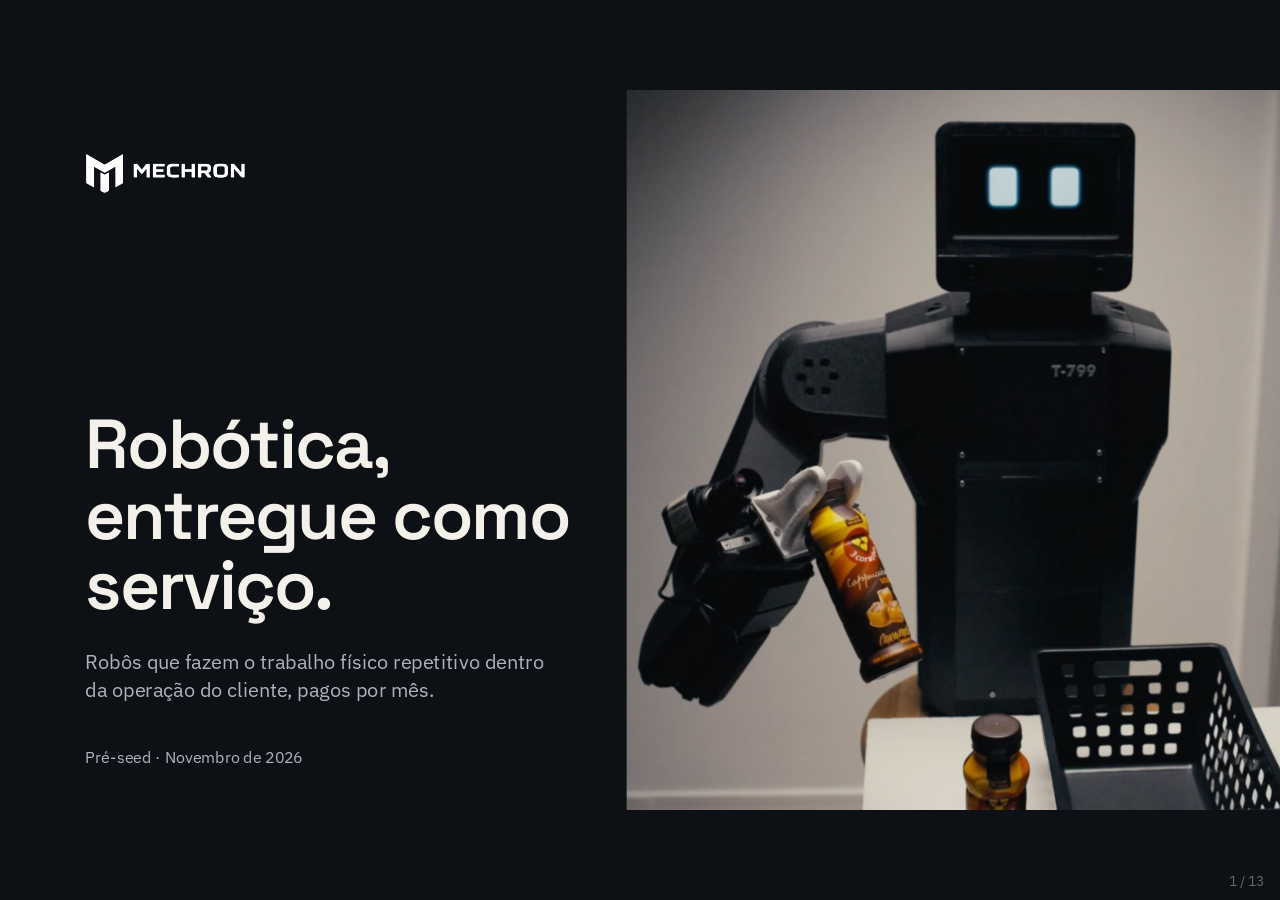
<file: deck/index.html>
<!doctype html>
<html lang="pt-BR">
<head>
<meta charset="utf-8">
<meta name="viewport" content="width=device-width, initial-scale=1">
<meta name="robots" content="noindex, nofollow">
<title>Mechron · Deck</title>
<link rel="icon" href="../icon.png">
<link rel="preconnect" href="https://fonts.googleapis.com"><link rel="preconnect" href="https://fonts.gstatic.com" crossorigin>
<link rel="stylesheet" href="https://fonts.googleapis.com/css2?family=Space+Grotesk:wght@400..700&display=swap"><link rel="stylesheet" href="https://fonts.googleapis.com/css2?family=IBM+Plex+Sans:wght@300;400;500;600&display=swap">
<style>
html,body{margin:0;padding:0;height:100%;background:#0D1014;overflow:hidden;-webkit-text-size-adjust:100%}
#stage{position:fixed;left:50%;top:50%;width:1920px;height:1080px;transform:translate(-50%,-50%) scale(1);transform-origin:center;overflow:hidden}
#track{position:absolute;left:0;top:0;height:1080px;display:flex;transition:transform .55s cubic-bezier(.22,.61,.36,1)}
section{position:relative;flex:0 0 1920px;width:1920px;height:1080px;box-sizing:border-box;overflow:hidden;margin:0}
section *{box-sizing:border-box;margin:0}
h1,h2,h3,p{font-weight:inherit}
img{display:block}
a{color:inherit}
table{border-collapse:collapse;width:100%} td,th{vertical-align:top;padding:16px 24px 16px 0;border-bottom:1px solid rgba(128,128,128,.35)}
#hud{position:fixed;right:16px;bottom:12px;font:14px/1 'IBM Plex Sans',Arial,sans-serif;color:#8A8F96;opacity:.7;user-select:none;pointer-events:none}
#prev,#next{position:fixed;top:0;bottom:0;width:18%;cursor:pointer;background:transparent;border:0;padding:0}
#prev{left:0;cursor:w-resize} #next{right:0;cursor:e-resize}
@media (prefers-reduced-motion:reduce){#track{transition:none}}
#overview{position:fixed;inset:0;background:#0D1014;overflow:auto;padding:40px;display:none;z-index:10}
#overview.open{display:block}
#grid{display:grid;grid-template-columns:repeat(auto-fill,minmax(300px,1fr));gap:28px 24px;max-width:1700px;margin:0 auto}
.thumb{cursor:pointer;outline:0}
.frame{position:relative;width:100%;aspect-ratio:16/9;overflow:hidden;border-radius:6px;border:2px solid #2A2F36;background:#000}
.thumb.current .frame,.thumb:focus .frame,.thumb:hover .frame{border-color:#F0662B}
.scaler{position:absolute;left:0;top:0;width:1920px;height:1080px;transform-origin:0 0;pointer-events:none}
.scaler section{position:absolute;left:0;top:0}
.cap{margin-top:10px;font:15px/1.3 'IBM Plex Sans',Arial,sans-serif;color:#AEB4BD;white-space:nowrap;overflow:hidden;text-overflow:ellipsis}
.cap b{color:#F3F1EA;font-weight:600;margin-right:8px}
#ovhint{max-width:1700px;margin:0 auto 24px;font:14px/1.4 'IBM Plex Sans',Arial,sans-serif;color:#8A8F96}
</style>
</head>
<body>
<div id="stage"><div id="track">
<section id="cover" style="background:#0D1014;color:#F3F1EA;font-family:'IBM Plex Sans', Arial, sans-serif;padding:128px 128px 160px;display:flex;flex-direction:column;justify-content:end;gap:40px">
<img src="img/cover_photo.jpg" alt="Protótipo da Mechron segurando uma garrafa, ao lado de um cesto sobre a mesa" style="position:absolute;left:940px;top:0;width:980px;height:1080px;object-fit:cover">
<img src="img/logo_white.png" alt="Mechron" style="position:absolute;left:128px;top:96px;width:240px;height:58px;object-fit:contain">
<h1 style="font-family:'Space Grotesk', Arial, sans-serif;font-size:104px;font-weight:600;line-height:1.02;width:760px;letter-spacing:-3px">Robótica, entregue como serviço.</h1>
<p style="font-size:30px;color:#AEB4BD;width:720px;line-height:1.4">Robôs que fazem o trabalho físico repetitivo dentro da operação do cliente, pagos por mês.</p>
<p style="position:absolute;left:128px;bottom:64px;font-size:24px;color:#AEB4BD;width:700px">Pré-seed · Novembro de 2026</p>

</section>
<section id="problema" style="background:#F3F1EA;color:#0D1014;font-family:'IBM Plex Sans', Arial, sans-serif;padding:128px 128px 160px;display:flex;flex-direction:column;justify-content:space-between;gap:48px">
<div style="display:flex;flex-direction:column;gap:20px">
<h2 style="font-family:'Space Grotesk', Arial, sans-serif;font-size:72px;font-weight:600;line-height:1.08;letter-spacing:-1px;width:1500px">Entre a linha de produção e o depósito, tudo ainda passa por mãos.</h2>
<p style="font-size:32px;line-height:1.4;color:#4A5058;width:1500px">Mover, organizar e manipular material ainda é trabalho manual.</p>
</div>
<div style="display:flex;gap:96px;align-items:end">
<div style="width:560px;display:flex;flex-direction:column;gap:8px">
<p style="font-family:'Space Grotesk', Arial, sans-serif;font-size:200px;font-weight:600;line-height:0.95;letter-spacing:-6px">1,6x</p>
<p style="font-size:28px;line-height:1.4;color:#4A5058">o salário bruto é o que cada pessoa custa de verdade, só com os encargos da CLT.</p>
</div>
<div style="width:560px;display:flex;flex-direction:column;gap:8px">
<p style="font-family:'Space Grotesk', Arial, sans-serif;font-size:200px;font-weight:600;line-height:0.95;letter-spacing:-6px;color:#F0662B">30%</p>
<p style="font-size:28px;line-height:1.4;color:#4A5058">ou mais do time operacional sai todo ano. Repor cada um custa de metade a dois salários anuais.</p>
</div>
</div>
<p style="font-size:32px;line-height:1.45;width:1500px">É o trabalho que ninguém quer continuar fazendo, e a única forma de produzir o dobro é contratar o dobro de gente.</p>
<p style="position:absolute;left:128px;bottom:64px;font-size:24px;color:#8A8F96;width:1600px">Encargos: <a href="https://investnews.com.br/negocios/escala-6x1-custo-folha-pagamento/" target="_blank" rel="noopener" style="color:#8A8F96;text-decoration:underline">InvestNews</a>. Rotatividade: CAGED / Loris Consultoria, 2024. Custo de reposição: Robert Half / SHRM.</p>

</section>
<section id="tese" style="background:#0D1014;color:#F3F1EA;font-family:'IBM Plex Sans', Arial, sans-serif;padding:128px;display:flex;flex-direction:column;justify-content:space-between;gap:48px">
<h2 style="font-family:'Space Grotesk', Arial, sans-serif;font-size:72px;font-weight:600;line-height:1.08;letter-spacing:-1px;width:1500px">A robótica vai passar pela mesma mudança que o software e a infraestrutura.</h2>
<div style="display:flex;flex-direction:column;gap:0">
<svg aria-label="Linha do tempo com três marcos" style="width:1664px;height:48px" viewBox="0 0 1664 48" width="1664" height="48"><line x1="12" y1="24" x2="1652" y2="24" stroke="#2A2F36" stroke-width="2"/><circle cx="12" cy="24" r="12" fill="#AEB4BD"/><circle cx="566" cy="24" r="12" fill="#AEB4BD"/><circle cx="1120" cy="24" r="12" fill="#F0662B"/></svg>
<div style="display:flex;gap:0;padding:24px 0 0">
<div style="width:554px;display:flex;flex-direction:column;gap:12px;padding:0 48px 0 0">
<p style="font-size:24px;color:#AEB4BD;letter-spacing:2px;text-transform:uppercase">Anos 2000</p>
<h3 style="font-family:'Space Grotesk', Arial, sans-serif;font-size:44px;font-weight:600;color:#AEB4BD">Software</h3>
<p style="font-size:26px;color:#AEB4BD;line-height:1.45">Licença perpétua e servidor na empresa viraram assinatura mensal.</p>
</div>
<div style="width:554px;display:flex;flex-direction:column;gap:12px;padding:0 48px 0 0">
<p style="font-size:24px;color:#AEB4BD;letter-spacing:2px;text-transform:uppercase">Anos 2010</p>
<h3 style="font-family:'Space Grotesk', Arial, sans-serif;font-size:44px;font-weight:600;color:#AEB4BD">Infraestrutura</h3>
<p style="font-size:26px;color:#AEB4BD;line-height:1.45">Data center próprio virou AWS, GCP e Azure, cobrados pelo uso.</p>
</div>
<div style="width:556px;display:flex;flex-direction:column;gap:12px">
<p style="font-size:24px;color:#F0662B;letter-spacing:2px;text-transform:uppercase;font-weight:500">Agora</p>
<h3 style="font-family:'Space Grotesk', Arial, sans-serif;font-size:44px;font-weight:600">Robótica</h3>
<p style="font-size:26px;line-height:1.45">Robô comprado e meses de integração viram uma mensalidade pelo trabalho entregue.</p>
</div>
</div>
</div>
<p style="font-size:32px;color:#AEB4BD;line-height:1.45;width:1500px">Nossa tese: trabalho físico automatizado vai ser contratado como serviço, em massa. Empresas não querem máquina, querem o trabalho feito.</p>

</section>
<section id="produto" style="display:flex; flex-direction:row; gap:80px; align-items:start; padding:128px; background:#f3f1ea">
  <div style="width:1120px; display:flex; flex-direction:column; gap:48px">
    <h2 style="font-family:'Space Grotesk', Arial, sans-serif; font-size:72px; font-weight:600; line-height:1.08; letter-spacing:-1px; color:#0d1014">Trabalho físico por assinatura.</h2>
    <p style="font-family:'IBM Plex Sans', Arial, sans-serif; font-size:30px; line-height:1.45; color:#0d1014">Robôs para tarefas repetitivas em ambiente interno: sobre uma base móvel quando a tarefa envolve deslocamento, ou fixos em uma bancada quando o material vem até o robô. Começamos por indústria leve e centros de distribuição. O cliente paga uma mensalidade pelo trabalho entregue.</p>
    <div style="display:flex; flex-direction:row; gap:48px">
      <div style="display:flex; flex-direction:column; gap:12px; flex:1; padding:28px 0 0; border-top:2px solid #0d1014">
        <h3 style="font-family:'Space Grotesk', Arial, sans-serif; font-size:40px; font-weight:600; color:#0d1014">Instalação</h3>
        <p style="font-family:'IBM Plex Sans', Arial, sans-serif; font-size:24px; line-height:1.45; color:#4a5058">Hardware montado no Brasil com componentes importados. Entra na operação sem projeto de integração.</p>
      </div>
      <div style="display:flex; flex-direction:column; gap:12px; flex:1; padding:28px 0 0; border-top:2px solid #0d1014">
        <h3 style="font-family:'Space Grotesk', Arial, sans-serif; font-size:40px; font-weight:600; color:#0d1014">Treinamento</h3>
        <p style="font-family:'IBM Plex Sans', Arial, sans-serif; font-size:24px; line-height:1.45; color:#4a5058">Aprende uma tarefa nova em poucas horas, por demonstração. Alguém da operação mostra, e o robô passa a fazer.</p>
      </div>
      <div style="display:flex; flex-direction:column; gap:12px; flex:1; padding:28px 0 0; border-top:2px solid #0d1014">
        <h3 style="font-family:'Space Grotesk', Arial, sans-serif; font-size:40px; font-weight:600; color:#0d1014">Operação</h3>
        <p style="font-family:'IBM Plex Sans', Arial, sans-serif; font-size:24px; line-height:1.45; color:#4a5058">Operação e manutenção da frota à distância, incluídas na mensalidade.</p>
      </div>
    </div>
  </div>
  <img src="img/robot_line_dark.png" alt="Desenho técnico do robô da Mechron: torso com dois braços sobre uma base com rodas" style="width:464px; height:824px; object-fit:contain">
  
</section>
<section id="ia" style="background:#0D1014;color:#F3F1EA;font-family:'IBM Plex Sans', Arial, sans-serif;padding:128px;display:flex;flex-direction:column;justify-content:space-between;gap:48px">
<h2 style="font-family:'Space Grotesk', Arial, sans-serif;font-size:72px;font-weight:600;line-height:1.08;letter-spacing:-1px;width:1500px">O robô aprende a tarefa em horas, por demonstração.</h2>
<div style="display:flex;flex-direction:column;gap:0">
<svg aria-label="Três etapas em sequência" style="width:1664px;height:72px" viewBox="0 0 1664 72" width="1664" height="72"><line x1="36" y1="36" x2="1652" y2="36" stroke="#2A2F36" stroke-width="2"/><circle cx="36" cy="36" r="34" fill="#0D1014" stroke="#F0662B" stroke-width="3"/><text x="36" y="36" text-anchor="middle" dominant-baseline="central" font-family="Space Grotesk, Arial, sans-serif" font-size="32" font-weight="600" fill="#F0662B">1</text><circle cx="590" cy="36" r="34" fill="#0D1014" stroke="#F0662B" stroke-width="3"/><text x="590" y="36" text-anchor="middle" dominant-baseline="central" font-family="Space Grotesk, Arial, sans-serif" font-size="32" font-weight="600" fill="#F0662B">2</text><circle cx="1144" cy="36" r="34" fill="#0D1014" stroke="#F0662B" stroke-width="3"/><text x="1144" y="36" text-anchor="middle" dominant-baseline="central" font-family="Space Grotesk, Arial, sans-serif" font-size="32" font-weight="600" fill="#F0662B">3</text></svg>
<div style="display:flex;gap:0;padding:28px 0 0"><div style="width:554px;display:flex;flex-direction:column;gap:12px;padding:0 64px 0 0"><h3 style="font-family:'Space Grotesk', Arial, sans-serif;font-size:36px;font-weight:600;line-height:1.2">Demonstração</h3><p style="font-size:26px;color:#AEB4BD;line-height:1.45">Executamos a tarefa por teleoperação algumas vezes. O robô grava o que vê e o que faz.</p></div><div style="width:554px;display:flex;flex-direction:column;gap:12px;padding:0 64px 0 0"><h3 style="font-family:'Space Grotesk', Arial, sans-serif;font-size:36px;font-weight:600;line-height:1.2">Treino por imitação</h3><p style="font-size:26px;color:#AEB4BD;line-height:1.45">O modelo aprende o movimento a partir das gravações. Em operação, recebe a instrução, olha a cena e executa.</p></div><div style="width:556px;display:flex;flex-direction:column;gap:12px;padding:0"><h3 style="font-family:'Space Grotesk', Arial, sans-serif;font-size:36px;font-weight:600;line-height:1.2">Frota</h3><p style="font-size:26px;color:#AEB4BD;line-height:1.45">Os robôs compartilham o mesmo modelo. Dados de operação de cada unidade voltam para o treino, e a frota inteira melhora a cada versão.</p></div></div>
</div>
<p style="font-size:32px;line-height:1.45;width:1600px">Na robótica tradicional cada tarefa é programada à mão, e por isso toda instalação vira um projeto de meses. Aqui o mesmo robô troca de tarefa com uma instrução nova, sem reprogramar. É isso que torna a mensalidade possível, e é por isso que a plataforma melhora conforme a frota cresce.</p>

</section>
<section id="preco" style="display:flex; flex-direction:column; gap:40px; justify-content:space-between; padding:128px 128px 150px; background:#f3f1ea">
  <h2 style="width:1500px; font-family:'Space Grotesk', Arial, sans-serif; font-size:72px; font-weight:600; line-height:1.08; letter-spacing:-1px; color:#0d1014">O mesmo trabalho de três turnos, dentro de uma mensalidade.</h2>
  <div style="display:flex; flex-direction:column; gap:40px">
    <div style="display:flex; flex-direction:row; gap:48px; align-items:end">
      <div style="width:360px; display:flex; flex-direction:column; gap:4px">
        <p style="font-family:'IBM Plex Sans', Arial, sans-serif; font-size:24px; color:#8a8f96">Funcionário CLT</p>
        <p style="font-family:'Space Grotesk', Arial, sans-serif; font-size:56px; font-weight:600; letter-spacing:-1px; white-space:nowrap; color:#0d1014">R$ 3.200</p>
      </div>
      <div style="display:flex; flex-direction:column; gap:8px; flex:1">
        <svg xmlns="http://www.w3.org/2000/svg" aria-label="Barra de 220 horas" viewBox="0 0 1200 48" style="width:1200px; height:48px"><rect x="0" y="0" width="406" height="48" rx="6" fill="#AEB4BD"/></svg>
        <p style="font-family:'IBM Plex Sans', Arial, sans-serif; font-size:26px; color:#4a5058">220 horas por mês, R$ 14,50 a hora. Falta, afastamento, férias e rotatividade por conta do cliente.</p>
      </div>
    </div>
    <div style="display:flex; flex-direction:row; gap:48px; align-items:end">
      <div style="width:360px; display:flex; flex-direction:column; gap:4px">
        <p style="font-family:'IBM Plex Sans', Arial, sans-serif; font-size:24px; color:#8a8f96">Robô Mechron</p>
        <p style="font-family:'Space Grotesk', Arial, sans-serif; font-size:56px; font-weight:600; letter-spacing:-1px; white-space:nowrap; color:#f0662b">R$ 5.000</p>
      </div>
      <div style="display:flex; flex-direction:column; gap:8px; flex:1">
        <svg xmlns="http://www.w3.org/2000/svg" aria-label="Barra de 650 horas" viewBox="0 0 1200 48" style="width:1200px; height:48px"><rect x="0" y="0" width="1200" height="48" rx="6" fill="#F0662B"/></svg>
        <p style="font-family:'IBM Plex Sans', Arial, sans-serif; font-size:26px; color:#4a5058">650 horas por mês, R$ 7,70 a hora. Três turnos, sem hora extra. Manutenção dentro do preço.</p>
      </div>
    </div>
  </div>
  <div style="display:flex; flex-direction:column; gap:16px">
    <p style="width:1600px; font-family:'IBM Plex Sans', Arial, sans-serif; font-size:28px; line-height:1.5; color:#0d1014">Para cobrir as mesmas 650 horas com pessoas, hoje são três funcionários, R$ 9.600 por mês. Com o fim da escala 6x1, a partir de dezembro de 2027 passam a ser quatro, R$ 12.800 por mês.</p>
    <p style="width:1600px; font-family:'IBM Plex Sans', Arial, sans-serif; font-size:26px; line-height:1.5; color:#4a5058">Contrato mínimo de 24 meses. O primeiro ano paga o hardware e do segundo em diante a margem é recorrente.</p>
  </div>
  <p style="position:absolute; bottom:48px; left:128px; width:1660px; font-family:'IBM Plex Sans', Arial, sans-serif; font-size:22px; line-height:1.4; color:#8a8f96">Auxiliar de logística, R$ 1.975 bruto (<a href="https://www.salario.com.br/profissao/auxiliar-de-logistica-414140/" target="_blank" rel="noopener" style="color:#8a8f96; text-decoration:underline">salario.com.br</a>, 2026) com encargos de 1,6x (<a href="https://investnews.com.br/negocios/escala-6x1-custo-folha-pagamento/" target="_blank" rel="noopener" style="color:#8a8f96; text-decoration:underline">InvestNews</a>). 220 horas é o divisor da CLT para 44 h semanais. <a href="https://www.migalhas.com.br/quentes/466606/fim-da-escala-6x1-quando-comeca-a-valer-e-o-que-muda" target="_blank" rel="noopener" style="color:#8a8f96; text-decoration:underline">EC 141/2026</a>: 42 h em dez/2026, 40 h em dez/2027. Robô: 90% de 720 horas.</p>
  
</section>
<section id="mercado" style="display:flex; flex-direction:column; gap:40px; justify-content:space-between; padding:128px 128px 160px; background:#0d1014">
  <h2 style="width:1600px; font-family:'Space Grotesk', Arial, sans-serif; font-size:72px; font-weight:600; line-height:1.08; letter-spacing:-1px; color:#f3f1ea">Tamanho do mercado</h2>
  <div style="display:flex; flex-direction:row; gap:96px; align-items:start">
    <div style="width:980px; display:flex; flex-direction:column">
      <div style="display:flex; flex-direction:row; gap:32px; align-items:baseline; padding:24px 0; border-top:1px solid #2a2f36">
        <p style="width:80px; font-family:'IBM Plex Sans', Arial, sans-serif; font-size:24px; color:#aeb4bd">TAM</p>
        <p style="width:340px; font-family:'Space Grotesk', Arial, sans-serif; font-size:64px; font-weight:600; letter-spacing:-1px; white-space:nowrap; color:#f3f1ea">US$ 30 tri</p>
        <p style="flex:1; font-family:'IBM Plex Sans', Arial, sans-serif; font-size:24px; line-height:1.4; color:#aeb4bd">Mercado de trabalho global que robôs podem endereçar, segundo o Morgan Stanley.</p>
      </div>
      <div style="display:flex; flex-direction:row; gap:32px; align-items:baseline; padding:24px 0; border-top:1px solid #2a2f36">
        <p style="width:80px; font-family:'IBM Plex Sans', Arial, sans-serif; font-size:24px; font-weight:500; color:#f0662b">SAM</p>
        <p style="width:340px; font-family:'Space Grotesk', Arial, sans-serif; font-size:64px; font-weight:600; letter-spacing:-1px; white-space:nowrap; color:#f0662b">R$ 130 bi</p>
        <p style="flex:1; font-family:'IBM Plex Sans', Arial, sans-serif; font-size:24px; line-height:1.4; color:#aeb4bd">Por ano. O custo CLT de 2,47 milhões de postos de produção e logística interna no Brasil.</p>
      </div>
      <div style="display:flex; flex-direction:row; gap:32px; align-items:baseline; padding:24px 0; border-top:1px solid #2a2f36; border-bottom:1px solid #2a2f36">
        <p style="width:80px; font-family:'IBM Plex Sans', Arial, sans-serif; font-size:24px; color:#aeb4bd">SOM</p>
        <p style="width:340px; font-family:'Space Grotesk', Arial, sans-serif; font-size:64px; font-weight:600; letter-spacing:-1px; white-space:nowrap; color:#f3f1ea">R$ 1,3 bi</p>
        <p style="flex:1; font-family:'IBM Plex Sans', Arial, sans-serif; font-size:24px; line-height:1.4; color:#aeb4bd">Por ano com 1% disso, perto de 22 mil robôs. Mil robôs em 2030 é 0,05%.</p>
      </div>
    </div>
    <div style="display:flex; flex-direction:column; gap:20px; flex:1">
      <p style="padding:0 0 8px; font-family:'IBM Plex Sans', Arial, sans-serif; font-size:24px; color:#aeb4bd">Robôs por 10 mil trabalhadores na indústria</p>
      <div style="display:flex; flex-direction:row; gap:16px; align-items:center">
        <p style="width:100px; font-family:'IBM Plex Sans', Arial, sans-serif; font-size:24px; color:#aeb4bd">EUA</p>
        <svg xmlns="http://www.w3.org/2000/svg" viewBox="0 0 340 32" style="width:340px; height:32px"><rect x="0" y="0" width="340" height="32" rx="4" fill="#2A2F36"/></svg>
        <p style="width:80px; font-family:'IBM Plex Sans', Arial, sans-serif; font-size:24px; font-weight:600; text-align:right; color:#f3f1ea">307</p>
      </div>
      <div style="display:flex; flex-direction:row; gap:16px; align-items:center">
        <p style="width:100px; font-family:'IBM Plex Sans', Arial, sans-serif; font-size:24px; color:#aeb4bd">China</p>
        <svg xmlns="http://www.w3.org/2000/svg" viewBox="0 0 340 32" style="width:340px; height:32px"><rect x="0" y="0" width="184" height="32" rx="4" fill="#2A2F36"/></svg>
        <p style="width:80px; font-family:'IBM Plex Sans', Arial, sans-serif; font-size:24px; font-weight:600; text-align:right; color:#f3f1ea">166</p>
      </div>
      <div style="display:flex; flex-direction:row; gap:16px; align-items:center">
        <p style="width:100px; font-family:'IBM Plex Sans', Arial, sans-serif; font-size:24px; color:#aeb4bd">Mundo</p>
        <svg xmlns="http://www.w3.org/2000/svg" viewBox="0 0 340 32" style="width:340px; height:32px"><rect x="0" y="0" width="146" height="32" rx="4" fill="#2A2F36"/></svg>
        <p style="width:80px; font-family:'IBM Plex Sans', Arial, sans-serif; font-size:24px; font-weight:600; text-align:right; color:#f3f1ea">132</p>
      </div>
      <div style="display:flex; flex-direction:row; gap:16px; align-items:center">
        <p style="width:100px; font-family:'IBM Plex Sans', Arial, sans-serif; font-size:24px; color:#aeb4bd">México</p>
        <svg xmlns="http://www.w3.org/2000/svg" viewBox="0 0 340 32" style="width:340px; height:32px"><rect x="0" y="0" width="69" height="32" rx="4" fill="#2A2F36"/></svg>
        <p style="width:80px; font-family:'IBM Plex Sans', Arial, sans-serif; font-size:24px; font-weight:600; text-align:right; color:#f3f1ea">62</p>
      </div>
      <div style="display:flex; flex-direction:row; gap:16px; align-items:center">
        <p style="width:100px; font-family:'IBM Plex Sans', Arial, sans-serif; font-size:24px; color:#aeb4bd">Brasil</p>
        <svg xmlns="http://www.w3.org/2000/svg" viewBox="0 0 340 32" style="width:340px; height:32px"><rect x="0" y="0" width="23" height="32" rx="4" fill="#F0662B"/></svg>
        <p style="width:80px; font-family:'IBM Plex Sans', Arial, sans-serif; font-size:24px; font-weight:600; text-align:right; color:#f0662b">21</p>
      </div>
    </div>
  </div>
  <p style="position:absolute; bottom:64px; left:128px; width:1600px; font-family:'IBM Plex Sans', Arial, sans-serif; font-size:24px; color:#8a8f96"><a href="https://www.gov.br/trabalho-e-emprego/pt-br/assuntos/estatisticas-trabalho/rais/rais-2024" target="_blank" rel="noopener" style="color:#8a8f96; text-decoration:underline">RAIS 2024</a> (CBO 7842, 4141, 7822, 7841) com custo CLT de 2x · <a href="https://ifr.org/ifr-press-releases/news/robot-density-surges-in-europe-asia-and-americas" target="_blank" rel="noopener" style="color:#8a8f96; text-decoration:underline">IFR World Robotics 2025</a> · <a href="https://www.morganstanley.com/insights/podcasts/thoughts-on-the-market/ai-humanoid-robots-adam-jonas" target="_blank" rel="noopener" style="color:#8a8f96; text-decoration:underline">Morgan Stanley</a></p>
  
</section>
<section id="agora" style="display:flex; flex-direction:column; gap:40px; justify-content:space-between; padding:112px 128px 128px; background:#f0662b">
  <h2 style="width:1500px; font-family:'Space Grotesk', Arial, sans-serif; font-size:96px; font-weight:600; line-height:1.02; letter-spacing:-2px; color:#0d1014">Por que agora.</h2>
  <div style="display:flex; flex-direction:column; gap:40px">
    <div style="display:flex; flex-direction:row; gap:96px">
      <div style="display:flex; flex-direction:column; gap:10px; flex:1; padding:24px 0 0; border-top:3px solid #0d1014">
        <p style="font-family:'Space Grotesk', Arial, sans-serif; font-size:112px; font-weight:600; line-height:1; letter-spacing:-3px; color:#0d1014">−40%</p>
        <h3 style="font-family:'IBM Plex Sans', Arial, sans-serif; font-size:32px; font-weight:600; line-height:1.2; color:#0d1014">no custo de material de um robô humanoide, em um ano</h3>
        <p style="width:720px; font-family:'IBM Plex Sans', Arial, sans-serif; font-size:24px; line-height:1.45; color:#0d1014">Braço, base e sensor viraram componente de prateleira. Dá pra importar, montar aqui e fechar a conta da mensalidade.</p>
      </div>
      <div style="display:flex; flex-direction:column; gap:10px; flex:1; padding:24px 0 0; border-top:3px solid #0d1014">
        <p style="font-family:'Space Grotesk', Arial, sans-serif; font-size:112px; font-weight:600; line-height:1; letter-spacing:-3px; color:#0d1014">horas</p>
        <h3 style="font-family:'IBM Plex Sans', Arial, sans-serif; font-size:32px; font-weight:600; line-height:1.2; color:#0d1014">para o robô aprender uma tarefa nova, em vez de meses</h3>
        <p style="width:720px; font-family:'IBM Plex Sans', Arial, sans-serif; font-size:24px; line-height:1.45; color:#0d1014">Até pouco tempo atrás cada tarefa era programada à mão. Hoje o modelo aprende por demonstração.</p>
      </div>
    </div>
    <div style="display:flex; flex-direction:row; gap:96px">
      <div style="display:flex; flex-direction:column; gap:10px; flex:1; padding:24px 0 0; border-top:3px solid #0d1014">
        <p style="font-family:'Space Grotesk', Arial, sans-serif; font-size:112px; font-weight:600; line-height:1; letter-spacing:-3px; color:#0d1014">21</p>
        <h3 style="font-family:'IBM Plex Sans', Arial, sans-serif; font-size:32px; font-weight:600; line-height:1.2; color:#0d1014">robôs por 10 mil trabalhadores no Brasil; 132 no mundo</h3>
        <p style="width:720px; font-family:'IBM Plex Sans', Arial, sans-serif; font-size:24px; line-height:1.45; color:#0d1014">Nenhum RaaS local. Os globais cobram em dólar, com preço feito para o salário americano.</p>
      </div>
      <div style="display:flex; flex-direction:column; gap:10px; flex:1; padding:24px 0 0; border-top:3px solid #0d1014">
        <p style="font-family:'Space Grotesk', Arial, sans-serif; font-size:112px; font-weight:600; line-height:1; letter-spacing:-3px; color:#0d1014">+10%</p>
        <h3 style="font-family:'IBM Plex Sans', Arial, sans-serif; font-size:32px; font-weight:600; line-height:1.2; color:#0d1014">no custo da hora humana até dezembro de 2027, por lei</h3>
        <p style="width:720px; font-family:'IBM Plex Sans', Arial, sans-serif; font-size:24px; line-height:1.45; color:#0d1014">O fim da escala 6x1 leva a jornada de 44 para 40 horas sem reduzir salário. Tem data marcada.</p>
      </div>
    </div>
  </div>
  <p style="width:1600px; font-family:'IBM Plex Sans', Arial, sans-serif; font-size:22px; line-height:1.4; color:#0d1014"><a href="https://www.goldmansachs.com/intelligence/pages/gs-research/global-automation-humanoid-robot-the-ai-accelerant/report.pdf" target="_blank" rel="noopener" style="color:#0d1014; text-decoration:underline">Goldman Sachs, Humanoid Robot: The AI Accelerant, 2024</a> · <a href="https://ifr.org/ifr-press-releases/news/robot-density-surges-in-europe-asia-and-americas" target="_blank" rel="noopener" style="color:#0d1014; text-decoration:underline">IFR World Robotics 2025</a> · <a href="https://www.migalhas.com.br/quentes/466606/fim-da-escala-6x1-quando-comeca-a-valer-e-o-que-muda" target="_blank" rel="noopener" style="color:#0d1014; text-decoration:underline">EC 141/2026</a></p>
  
</section>
<section id="competicao" style="background:#F3F1EA;color:#0D1014;font-family:'IBM Plex Sans', Arial, sans-serif;padding:128px;display:flex;flex-direction:column;justify-content:space-between;gap:48px">
<h2 style="font-family:'Space Grotesk', Arial, sans-serif;font-size:72px;font-weight:600;line-height:1.08;letter-spacing:-1px;width:1500px">Ninguém vende trabalho físico por assinatura no Brasil.</h2>
<table style="font-size:26px;color:#0D1014;padding:20px 24px">
<tr><th style="width:16%;text-align:left;color:#8A8F96;font-weight:500"></th><th style="width:42%;text-align:left">Venda de robô</th><th style="width:42%;text-align:left">Assinatura</th></tr>
<tr><td style="font-weight:600">Global</td><td>Boston Dynamics, FANUC, KUKA, Unitree. Venda direta, investimento alto, foco em indústria grande.</td><td>Dyna cobra mensalidade por robô e lançou em setembro de 2026 um semi-humanoide sobre rodas, com dois braços, para lavanderia, hotel e armazém. Verne faz RaaS mensal para kitting e montagem em fábricas médias dos EUA. Brightpick faz RaaS para fulfillment, mínimo de 10 robôs a US$ 1.990 por mês cada.</td></tr>
<tr><td style="font-weight:600">Brasil e LATAM</td><td>Integradoras e distribuidoras revendem hardware importado, sem recorrência e sem operar nada.</td><td style="color:#F0662B;font-weight:600">Nenhum player local. Os globais cobram em dólar, com preço feito para o salário americano.</td></tr>
</table>
<p style="font-size:32px;line-height:1.45;width:1600px">A Mechron é o primeiro RaaS desenhado para o custo de mão de obra brasileiro: preço em real, hardware montado aqui e operação dentro da fábrica do cliente.</p>

</section>
<section id="hoje" style="background:#0D1014;color:#F3F1EA;font-family:'IBM Plex Sans', Arial, sans-serif;padding:128px;display:flex;flex-direction:row;gap:64px;align-items:start">
<div style="width:880px;display:flex;flex-direction:column;gap:16px">
<img src="img/prototype_photo_top.jpg" alt="Protótipo da Mechron segurando uma garrafa com o braço esquerdo, ao lado de um cesto sobre a mesa" style="width:880px;height:400px;object-fit:cover;border-radius:8px">
<div style="display:flex;flex-direction:row;gap:16px">
<img src="img/control_plane.jpg" alt="Plataforma de controle da Mechron: robô T-799 online, pose ao vivo, saúde operacional e tabela de motores" style="width:480px;height:283px;object-fit:cover;border-radius:8px">
<img src="img/grafana2.jpg" alt="Painel de telemetria: malha de controle a 103 Hz, zero pacotes perdidos e temperatura dos motores do punho e da rotação" style="width:384px;height:283px;object-fit:cover;border-radius:8px">
</div>
<p style="font-size:24px;color:#AEB4BD;line-height:1.45">Protótipo executando "pega a garrafa e leva até o cesto" sem teleoperação. Abaixo, a plataforma de controle e a telemetria do robô ao vivo.</p>
</div>
<div style="flex:1;display:flex;flex-direction:column;gap:40px">
<h2 style="font-family:'Space Grotesk', Arial, sans-serif;font-size:64px;font-weight:600;line-height:1.08;letter-spacing:-1px">O que já temos.</h2>
<div style="display:flex;flex-direction:column;gap:28px">
<p style="font-size:26px;line-height:1.45">O protótipo aprende a tarefa por demonstração, executa a partir de uma instrução e troca de tarefa sem reprogramar. Por trás dele já rodam a plataforma, a telemetria do robô e a API que recebe as gravações de campo para retreinar o modelo.</p>
<p style="font-size:26px;line-height:1.45">Duas fábricas de grandes marcas de alimentos e bebidas confirmaram interesse em rodar o piloto assim que as primeiras unidades ficarem prontas.</p>
<p style="font-size:26px;line-height:1.45;color:#AEB4BD">Em andamento: o modelo em treinamento e validação, e o fechamento do hardware para fabricar as primeiras unidades.</p>
</div>
<p style="font-size:24px;color:#AEB4BD">Vídeo de demonstração: <a href="https://www.youtube.com/watch?v=z2cnDMFLU00" target="_blank" rel="noopener" style="color:#F3F1EA;text-decoration:underline">youtube.com/watch?v=z2cnDMFLU00</a></p>
</div>

</section>
<section id="plano" style="display:flex; flex-direction:column; gap:48px; justify-content:space-between; padding:128px; background:#f3f1ea">
  <h2 style="width:1500px; font-family:'Space Grotesk', Arial, sans-serif; font-size:72px; font-weight:600; line-height:1.08; letter-spacing:-1px; color:#0d1014">Plano e marcos.</h2>
  <div style="display:flex; flex-direction:row; gap:64px">
    <div style="display:flex; flex-direction:column; gap:12px; flex:1; padding:32px 0 0; border-top:3px solid #f0662b">
      <p style="font-family:'IBM Plex Sans', Arial, sans-serif; font-size:24px; font-weight:500; color:#f0662b">Fase 1 · agora</p>
      <h3 style="font-family:'Space Grotesk', Arial, sans-serif; font-size:44px; font-weight:600; line-height:1.1; color:#0d1014">Robô em operação</h3>
      <p style="font-family:'IBM Plex Sans', Arial, sans-serif; font-size:28px; font-weight:600; color:#0d1014">Pré-seed de US$ 1M, pilotos rodando em até 8 meses</p>
      <p style="font-family:'IBM Plex Sans', Arial, sans-serif; font-size:26px; line-height:1.45; color:#4a5058">Robô v1 completo operando em piloto, em fábrica real, com o pipeline de dados, treino e operação rodando.</p>
    </div>
    <div style="display:flex; flex-direction:column; gap:12px; flex:1; padding:32px 0 0; border-top:3px solid #0d1014">
      <p style="font-family:'IBM Plex Sans', Arial, sans-serif; font-size:24px; color:#8a8f96">Fase 2</p>
      <h3 style="font-family:'Space Grotesk', Arial, sans-serif; font-size:44px; font-weight:600; line-height:1.1; color:#0d1014">Receita recorrente</h3>
      <p style="font-family:'IBM Plex Sans', Arial, sans-serif; font-size:28px; font-weight:600; color:#0d1014">Seed de US$ 3 a 5M</p>
      <p style="font-family:'IBM Plex Sans', Arial, sans-serif; font-size:26px; line-height:1.45; color:#4a5058">Pilotos viram contratos. Clientes pagando com payback abaixo de 12 meses, a partir de meados de 2027.</p>
    </div>
    <div style="display:flex; flex-direction:column; gap:12px; flex:1; padding:32px 0 0; border-top:3px solid #0d1014">
      <p style="font-family:'IBM Plex Sans', Arial, sans-serif; font-size:24px; color:#8a8f96">Fase 3</p>
      <h3 style="font-family:'Space Grotesk', Arial, sans-serif; font-size:44px; font-weight:600; line-height:1.1; color:#0d1014">Frota em escala</h3>
      <p style="font-family:'IBM Plex Sans', Arial, sans-serif; font-size:28px; font-weight:600; color:#0d1014">Série A</p>
      <p style="font-family:'IBM Plex Sans', Arial, sans-serif; font-size:26px; line-height:1.45; color:#4a5058">Fabricação em lote e centenas de robôs trabalhando no Brasil e na América Latina.</p>
    </div>
  </div>
  <p style="font-family:'IBM Plex Sans', Arial, sans-serif; font-size:28px; line-height:1.45; color:#4a5058">Clientes pagantes até meados de 2027.</p>
  
</section>
<section id="preseed" style="background:#0D1014;color:#F3F1EA;font-family:'IBM Plex Sans', Arial, sans-serif;padding:128px;display:flex;flex-direction:column;justify-content:space-between;gap:48px">
<h2 style="font-family:'Space Grotesk', Arial, sans-serif;font-size:72px;font-weight:600;line-height:1.08;letter-spacing:-1px;width:1500px">Pré-seed de US$ 1M, via SAFE.</h2>
<div style="display:flex;gap:96px;align-items:start">
<div style="width:820px;display:flex;flex-direction:column;gap:24px">
<p style="font-size:24px;color:#AEB4BD">Para onde vai o dinheiro</p>
<p style="font-size:28px;line-height:1.45">Fecha o hardware, fabrica as primeiras unidades e coloca uma frota trabalhando nos dois pilotos em 8 meses.</p>
<p style="font-size:28px;line-height:1.45">Abre a Fase 2, com a frota em fabricação e as primeiras contratações de engenharia e operação.</p>
<p style="font-size:28px;line-height:1.45">Mantém a operação até o seed.</p>
</div>
<div style="flex:1;display:flex;flex-direction:column;gap:24px">
<p style="font-size:24px;color:#AEB4BD;padding:0 0 8px">Receita anual por tamanho de frota, a R$ 60 mil por robô</p>
<div style="display:flex;gap:16px;align-items:center"><p style="font-size:24px;color:#AEB4BD;width:150px">100 robôs</p><svg style="width:380px;height:36px" viewBox="0 0 380 36" width="380" height="36"><rect x="0" y="0" width="4" height="36" rx="2" fill="#AEB4BD"/></svg><p style="font-size:26px;color:#F3F1EA;width:120px;text-align:right;font-weight:600">R$ 6M</p></div>
<div style="display:flex;gap:16px;align-items:center"><p style="font-size:24px;color:#AEB4BD;width:150px">1.000 robôs</p><svg style="width:380px;height:36px" viewBox="0 0 380 36" width="380" height="36"><rect x="0" y="0" width="38" height="36" rx="4" fill="#2A2F36"/></svg><p style="font-size:26px;color:#F3F1EA;width:120px;text-align:right;font-weight:600">R$ 60M</p></div>
<div style="display:flex;gap:16px;align-items:center"><p style="font-size:24px;color:#AEB4BD;width:150px">10.000 robôs</p><svg style="width:380px;height:36px" viewBox="0 0 380 36" width="380" height="36"><rect x="0" y="0" width="380" height="36" rx="4" fill="#F0662B"/></svg><p style="font-size:26px;color:#F0662B;width:120px;text-align:right;font-weight:600">R$ 600M</p></div>
</div>
</div>
<p style="font-size:32px;line-height:1.45;width:1600px">Até 2030 o trabalho físico repetitivo da fábrica vai ser feito por robôs contratados como serviço, pagos pelo trabalho entregue. Queremos liderar isso na América Latina.</p>

</section>
<section id="time" style="background:#F3F1EA;color:#0D1014;font-family:'IBM Plex Sans', Arial, sans-serif;padding:128px;display:flex;flex-direction:column;justify-content:space-between;gap:48px">
<h2 style="font-family:'Space Grotesk', Arial, sans-serif;font-size:72px;font-weight:600;line-height:1.08;letter-spacing:-1px;width:1500px">Quem está construindo a Mechron.</h2>
<div style="display:flex;gap:64px;align-items:start">
<div style="flex:1;display:flex;flex-direction:column;gap:16px">
<img src="img/team1.png" alt="Daniel Romero" style="width:180px;height:180px;object-fit:cover;border-radius:50%">
<h3 style="font-family:'Space Grotesk', Arial, sans-serif;font-size:40px;font-weight:600">Daniel Romero</h3>
<p style="font-size:24px;color:#F0662B;font-weight:600">Cofundador, CEO</p>
<p style="font-size:24px;color:#4A5058;line-height:1.45">25 anos em tecnologia, AI Engineer com passagens por OpenAI, Qdrant e Elastic. Responde pela arquitetura do robô: mecânica, navegação, visão e controle.</p>
</div>
<div style="flex:1;display:flex;flex-direction:column;gap:16px">
<img src="img/team2.png" alt="Alberto Souza" style="width:180px;height:180px;object-fit:cover;border-radius:50%">
<h3 style="font-family:'Space Grotesk', Arial, sans-serif;font-size:40px;font-weight:600">Alberto Souza</h3>
<p style="font-size:24px;color:#F0662B;font-weight:600">Cofundador, COO</p>
<p style="font-size:24px;color:#4A5058;line-height:1.45">Senior Staff Engineer no Nubank. Foi Diretor de Tecnologia e Educação na Zup e sócio-fundador da Alura. Monta time e faz entregar.</p>
</div>
<div style="flex:1;display:flex;flex-direction:column;gap:16px">
<img src="img/team3.png" alt="Eduardo Scheinkman" style="width:180px;height:180px;object-fit:cover;border-radius:50%">
<h3 style="font-family:'Space Grotesk', Arial, sans-serif;font-size:40px;font-weight:600">Eduardo Scheinkman</h3>
<p style="font-size:24px;color:#F0662B;font-weight:600">Cofundador, CPO e CFO</p>
<p style="font-size:24px;color:#4A5058;line-height:1.45">Fundou startup e liderou tecnologia em empresas investidas por private equity. Transformação digital e com IA. Cuida do processo e da operação em escala.</p>
</div>
</div>
<p style="font-size:28px;color:#4A5058;line-height:1.45;width:1600px">Construir o robô é metade do trabalho. A outra metade é instalar, operar e manter a frota dentro do cliente, e o time cobre as duas.</p>

</section>
</div></div>
<button id="prev" aria-label="Slide anterior"></button>
<button id="next" aria-label="Próximo slide"></button>
<div id="hud"></div>
<div id="overview" role="dialog" aria-label="Visão geral dos slides"><p id="ovhint">Esc fecha · setas movem · Enter ou clique abre o slide</p><div id="grid"></div></div>
<script>
(function(){
  var N=13, track=document.getElementById('track'), hud=document.getElementById('hud'), stage=document.getElementById('stage');
  var i=Math.min(N-1,Math.max(0,(parseInt(location.hash.slice(1),10)||1)-1));
  function fit(){var s=Math.min(innerWidth/1920,innerHeight/1080);stage.style.transform='translate(-50%,-50%) scale('+s+')';}
  function go(k,replace){i=Math.min(N-1,Math.max(0,k));track.style.transform='translateX('+(-i*1920)+'px)';hud.textContent=(i+1)+' / '+N;
    var h='#'+(i+1); if(replace) history.replaceState(null,'',h); else if(location.hash!==h) history.pushState(null,'',h);}
  var ov=document.getElementById('overview'), grid=document.getElementById('grid'), thumbs=[], sel=0;
  function buildOverview(){
    var secs=track.querySelectorAll('section');
    secs.forEach(function(sec,k){
      var t=document.createElement('div'); t.className='thumb'; t.tabIndex=0; t.dataset.k=k;
      var f=document.createElement('div'); f.className='frame'; var sc=document.createElement('div'); sc.className='scaler';
      var c=sec.cloneNode(true); c.removeAttribute('id'); c.querySelectorAll('[id]').forEach(function(e){e.removeAttribute('id')});
      sc.appendChild(c); f.appendChild(sc); t.appendChild(f);
      var h=sec.querySelector('h1,h2'); var cap=document.createElement('div'); cap.className='cap';
      cap.innerHTML='<b>'+(k+1)+'</b>'+(h?h.textContent:''); t.appendChild(cap);
      t.addEventListener('click',function(){closeOverview(); go(k)});
      grid.appendChild(t); thumbs.push(t);
    });
  }
  function scaleThumbs(){ thumbs.forEach(function(t){var w=t.querySelector('.frame').clientWidth; t.querySelector('.scaler').style.transform='scale('+(w/1920)+')'}) }
  function select(k){ sel=Math.min(N-1,Math.max(0,k)); thumbs.forEach(function(t,j){t.classList.toggle('current',j===sel)}); thumbs[sel].focus({preventScroll:false}); }
  function openOverview(){ if(!thumbs.length) buildOverview(); ov.classList.add('open'); stage.style.visibility='hidden'; hud.style.visibility='hidden'; scaleThumbs(); select(i); }
  function closeOverview(){ ov.classList.remove('open'); stage.style.visibility=''; hud.style.visibility=''; }
  function cols(){ var st=getComputedStyle(grid).gridTemplateColumns.split(' ').length; return st||1 }
  addEventListener('resize',function(){fit(); if(ov.classList.contains('open')) scaleThumbs()}); fit(); go(i,true);
  addEventListener('keydown',function(e){
    if(e.metaKey||e.ctrlKey||e.altKey) return;
    if(ov.classList.contains('open')){
      switch(e.key){
        case 'Escape': e.preventDefault(); closeOverview(); break;
        case 'ArrowRight': e.preventDefault(); select(sel+1); break;
        case 'ArrowLeft': e.preventDefault(); select(sel-1); break;
        case 'ArrowDown': e.preventDefault(); select(sel+cols()); break;
        case 'ArrowUp': e.preventDefault(); select(sel-cols()); break;
        case 'Home': e.preventDefault(); select(0); break;
        case 'End': e.preventDefault(); select(N-1); break;
        case 'Enter': case ' ': e.preventDefault(); closeOverview(); go(sel); break;
      }
      return;
    }
    switch(e.key){
      case 'Escape': case 'o': case 'O': e.preventDefault(); openOverview(); break;
      case 'ArrowRight': case 'ArrowDown': case 'PageDown': case ' ': case 'Enter': e.preventDefault(); go(i+1); break;
      case 'ArrowLeft': case 'ArrowUp': case 'PageUp': case 'Backspace': e.preventDefault(); go(i-1); break;
      case 'Home': go(0); break; case 'End': go(N-1); break;
      case 'f': case 'F': (document.fullscreenElement?document.exitFullscreen():document.documentElement.requestFullscreen()); break;
    }
  });
  document.getElementById('next').addEventListener('click',function(){go(i+1)});
  document.getElementById('prev').addEventListener('click',function(){go(i-1)});
  var x0=null; addEventListener('touchstart',function(e){x0=e.touches[0].clientX},{passive:true});
  addEventListener('touchend',function(e){if(x0===null)return;var dx=e.changedTouches[0].clientX-x0;x0=null;if(Math.abs(dx)>40)go(dx<0?i+1:i-1)});
  addEventListener('popstate',function(){var k=(parseInt(location.hash.slice(1),10)||1)-1;if(k!==i)go(k,true)});
})();
</script>
</body>
</html>
</file>
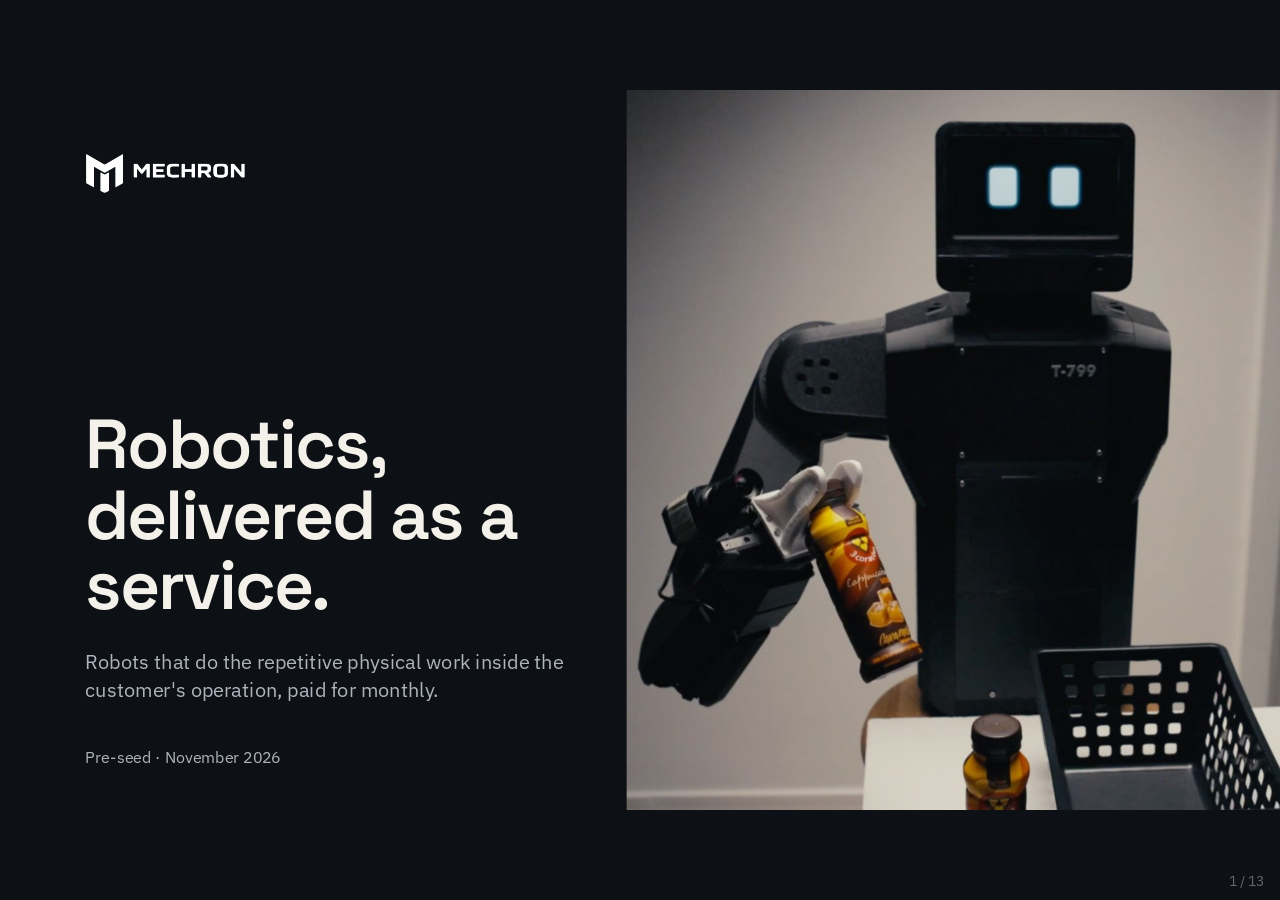
<file: deck_en/index.html>
<!doctype html>
<html lang="en">
<head>
<meta charset="utf-8">
<meta name="viewport" content="width=device-width, initial-scale=1">
<meta name="robots" content="noindex, nofollow">
<title>Mechron · Deck (EN)</title>
<link rel="icon" href="../icon.png">
<link rel="preconnect" href="https://fonts.googleapis.com"><link rel="preconnect" href="https://fonts.gstatic.com" crossorigin>
<link rel="stylesheet" href="https://fonts.googleapis.com/css2?family=Space+Grotesk:wght@400..700&display=swap"><link rel="stylesheet" href="https://fonts.googleapis.com/css2?family=IBM+Plex+Sans:wght@300;400;500;600&display=swap">
<style>
html,body{margin:0;padding:0;height:100%;background:#0D1014;overflow:hidden;-webkit-text-size-adjust:100%}
#stage{position:fixed;left:50%;top:50%;width:1920px;height:1080px;transform:translate(-50%,-50%) scale(1);transform-origin:center;overflow:hidden}
#track{position:absolute;left:0;top:0;height:1080px;display:flex;transition:transform .55s cubic-bezier(.22,.61,.36,1)}
section{position:relative;flex:0 0 1920px;width:1920px;height:1080px;box-sizing:border-box;overflow:hidden;margin:0}
section *{box-sizing:border-box;margin:0}
h1,h2,h3,p{font-weight:inherit}
img{display:block}
a{color:inherit}
table{border-collapse:collapse;width:100%} td,th{vertical-align:top;padding:16px 24px 16px 0;border-bottom:1px solid rgba(128,128,128,.35)}
#hud{position:fixed;right:16px;bottom:12px;font:14px/1 'IBM Plex Sans',Arial,sans-serif;color:#8A8F96;opacity:.7;user-select:none;pointer-events:none}
#prev,#next{position:fixed;top:0;bottom:0;width:18%;cursor:pointer;background:transparent;border:0;padding:0}
#prev{left:0;cursor:w-resize} #next{right:0;cursor:e-resize}
@media (prefers-reduced-motion:reduce){#track{transition:none}}
#overview{position:fixed;inset:0;background:#0D1014;overflow:auto;padding:40px;display:none;z-index:10}
#overview.open{display:block}
#grid{display:grid;grid-template-columns:repeat(auto-fill,minmax(300px,1fr));gap:28px 24px;max-width:1700px;margin:0 auto}
.thumb{cursor:pointer;outline:0}
.frame{position:relative;width:100%;aspect-ratio:16/9;overflow:hidden;border-radius:6px;border:2px solid #2A2F36;background:#000}
.thumb.current .frame,.thumb:focus .frame,.thumb:hover .frame{border-color:#F0662B}
.scaler{position:absolute;left:0;top:0;width:1920px;height:1080px;transform-origin:0 0;pointer-events:none}
.scaler section{position:absolute;left:0;top:0}
.cap{margin-top:10px;font:15px/1.3 'IBM Plex Sans',Arial,sans-serif;color:#AEB4BD;white-space:nowrap;overflow:hidden;text-overflow:ellipsis}
.cap b{color:#F3F1EA;font-weight:600;margin-right:8px}
#ovhint{max-width:1700px;margin:0 auto 24px;font:14px/1.4 'IBM Plex Sans',Arial,sans-serif;color:#8A8F96}
</style>
</head>
<body>
<div id="stage"><div id="track">
<section id="cover" style="background:#0D1014;color:#F3F1EA;font-family:'IBM Plex Sans', Arial, sans-serif;padding:128px 128px 160px;display:flex;flex-direction:column;justify-content:end;gap:40px">
<img src="img/cover_photo.jpg" alt="Mechron prototype holding a bottle, next to a basket on a table" style="position:absolute;left:940px;top:0;width:980px;height:1080px;object-fit:cover">
<img src="img/logo_white.png" alt="Mechron" style="position:absolute;left:128px;top:96px;width:240px;height:58px;object-fit:contain">
<h1 style="font-family:'Space Grotesk', Arial, sans-serif;font-size:104px;font-weight:600;line-height:1.02;width:760px;letter-spacing:-3px">Robotics, delivered as a service.</h1>
<p style="font-size:30px;color:#AEB4BD;width:720px;line-height:1.4">Robots that do the repetitive physical work inside the customer's operation, paid for monthly.</p>
<p style="position:absolute;left:128px;bottom:64px;font-size:24px;color:#AEB4BD;width:700px">Pre-seed · November 2026</p>

</section>
<section id="problema" style="background:#F3F1EA;color:#0D1014;font-family:'IBM Plex Sans', Arial, sans-serif;padding:128px 128px 160px;display:flex;flex-direction:column;justify-content:space-between;gap:48px">
<div style="display:flex;flex-direction:column;gap:20px">
<h2 style="font-family:'Space Grotesk', Arial, sans-serif;font-size:72px;font-weight:600;line-height:1.08;letter-spacing:-1px;width:1500px">Between the production line and the warehouse, everything still goes through human hands.</h2>
<p style="font-size:32px;line-height:1.4;color:#4A5058;width:1500px">Moving, sorting and handling material is still manual work.</p>
</div>
<div style="display:flex;gap:96px;align-items:end">
<div style="width:560px;display:flex;flex-direction:column;gap:8px">
<p style="font-family:'Space Grotesk', Arial, sans-serif;font-size:200px;font-weight:600;line-height:0.95;letter-spacing:-6px">1.6x</p>
<p style="font-size:28px;line-height:1.4;color:#4A5058">gross salary is what each worker really costs, with mandatory payroll charges alone.</p>
</div>
<div style="width:560px;display:flex;flex-direction:column;gap:8px">
<p style="font-family:'Space Grotesk', Arial, sans-serif;font-size:200px;font-weight:600;line-height:0.95;letter-spacing:-6px;color:#F0662B">30%</p>
<p style="font-size:28px;line-height:1.4;color:#4A5058">or more of the operations crew leaves every year. Replacing each one costs half to two annual salaries.</p>
</div>
</div>
<p style="font-size:32px;line-height:1.45;width:1500px">It is the work nobody wants to keep doing, and the only way to produce twice as much is to hire twice as many people.</p>
<p style="position:absolute;left:128px;bottom:64px;font-size:24px;color:#8A8F96;width:1600px">Payroll charges: <a href="https://investnews.com.br/negocios/escala-6x1-custo-folha-pagamento/" target="_blank" rel="noopener" style="color:#8A8F96;text-decoration:underline">InvestNews</a>. Turnover: CAGED / Loris Consultoria, 2024. Replacement cost: Robert Half / SHRM.</p>

</section>
<section id="tese" style="background:#0D1014;color:#F3F1EA;font-family:'IBM Plex Sans', Arial, sans-serif;padding:128px;display:flex;flex-direction:column;justify-content:space-between;gap:48px">
<h2 style="font-family:'Space Grotesk', Arial, sans-serif;font-size:72px;font-weight:600;line-height:1.08;letter-spacing:-1px;width:1500px">Robotics is going through the same shift software and infrastructure went through.</h2>
<div style="display:flex;flex-direction:column;gap:0">
<svg aria-label="Timeline with three milestones" style="width:1664px;height:48px" viewBox="0 0 1664 48" width="1664" height="48"><line x1="12" y1="24" x2="1652" y2="24" stroke="#2A2F36" stroke-width="2"/><circle cx="12" cy="24" r="12" fill="#AEB4BD"/><circle cx="566" cy="24" r="12" fill="#AEB4BD"/><circle cx="1120" cy="24" r="12" fill="#F0662B"/></svg>
<div style="display:flex;gap:0;padding:24px 0 0">
<div style="width:554px;display:flex;flex-direction:column;gap:12px;padding:0 48px 0 0">
<p style="font-size:24px;color:#AEB4BD;letter-spacing:2px;text-transform:uppercase">2000s</p>
<h3 style="font-family:'Space Grotesk', Arial, sans-serif;font-size:44px;font-weight:600;color:#AEB4BD">Software</h3>
<p style="font-size:26px;color:#AEB4BD;line-height:1.45">Perpetual licenses and on-premise servers became a monthly subscription.</p>
</div>
<div style="width:554px;display:flex;flex-direction:column;gap:12px;padding:0 48px 0 0">
<p style="font-size:24px;color:#AEB4BD;letter-spacing:2px;text-transform:uppercase">2010s</p>
<h3 style="font-family:'Space Grotesk', Arial, sans-serif;font-size:44px;font-weight:600;color:#AEB4BD">Infrastructure</h3>
<p style="font-size:26px;color:#AEB4BD;line-height:1.45">Owned data centers became AWS, GCP and Azure, billed by usage.</p>
</div>
<div style="width:556px;display:flex;flex-direction:column;gap:12px">
<p style="font-size:24px;color:#F0662B;letter-spacing:2px;text-transform:uppercase;font-weight:500">Now</p>
<h3 style="font-family:'Space Grotesk', Arial, sans-serif;font-size:44px;font-weight:600">Robotics</h3>
<p style="font-size:26px;line-height:1.45">A purchased robot and months of integration become a monthly fee for the work delivered.</p>
</div>
</div>
</div>
<p style="font-size:32px;color:#AEB4BD;line-height:1.45;width:1500px">Our thesis: automated physical work will be bought as a service, at scale. Companies don't want machines; they want the work done.</p>

</section>
<section id="produto" style="display:flex; flex-direction:row; gap:80px; align-items:start; padding:128px; background:#f3f1ea">
  <div style="width:1120px; display:flex; flex-direction:column; gap:48px">
    <h2 style="font-family:'Space Grotesk', Arial, sans-serif; font-size:72px; font-weight:600; line-height:1.08; letter-spacing:-1px; color:#0d1014">Physical work by subscription.</h2>
    <p style="font-family:'IBM Plex Sans', Arial, sans-serif; font-size:30px; line-height:1.45; color:#0d1014">Robots for repetitive tasks indoors: on a mobile base when the task involves moving around, or fixed on a bench when the material comes to the robot. We start with light industry and distribution centers. The customer pays a monthly fee for the work delivered.</p>
    <div style="display:flex; flex-direction:row; gap:48px">
      <div style="display:flex; flex-direction:column; gap:12px; flex:1; padding:28px 0 0; border-top:2px solid #0d1014">
        <h3 style="font-family:'Space Grotesk', Arial, sans-serif; font-size:40px; font-weight:600; color:#0d1014">Installation</h3>
        <p style="font-family:'IBM Plex Sans', Arial, sans-serif; font-size:24px; line-height:1.45; color:#4a5058">Hardware assembled in Brazil from imported components. Goes into operation with no integration project.</p>
      </div>
      <div style="display:flex; flex-direction:column; gap:12px; flex:1; padding:28px 0 0; border-top:2px solid #0d1014">
        <h3 style="font-family:'Space Grotesk', Arial, sans-serif; font-size:40px; font-weight:600; color:#0d1014">Training</h3>
        <p style="font-family:'IBM Plex Sans', Arial, sans-serif; font-size:24px; line-height:1.45; color:#4a5058">Learns a new task in a few hours, by demonstration. Someone on the floor shows it, and the robot takes over.</p>
      </div>
      <div style="display:flex; flex-direction:column; gap:12px; flex:1; padding:28px 0 0; border-top:2px solid #0d1014">
        <h3 style="font-family:'Space Grotesk', Arial, sans-serif; font-size:40px; font-weight:600; color:#0d1014">Operations</h3>
        <p style="font-family:'IBM Plex Sans', Arial, sans-serif; font-size:24px; line-height:1.45; color:#4a5058">Remote fleet operations and maintenance, included in the monthly fee.</p>
      </div>
    </div>
  </div>
  <img src="img/robot_line_dark.png" alt="Technical drawing of the Mechron robot: torso with two arms on a wheeled base" style="width:464px; height:824px; object-fit:contain">
  
</section>
<section id="ia" style="background:#0D1014;color:#F3F1EA;font-family:'IBM Plex Sans', Arial, sans-serif;padding:128px;display:flex;flex-direction:column;justify-content:space-between;gap:48px">
<h2 style="font-family:'Space Grotesk', Arial, sans-serif;font-size:72px;font-weight:600;line-height:1.08;letter-spacing:-1px;width:1500px">The robot learns a task in hours, by demonstration.</h2>
<div style="display:flex;flex-direction:column;gap:0">
<svg aria-label="Three steps in sequence" style="width:1664px;height:72px" viewBox="0 0 1664 72" width="1664" height="72"><line x1="36" y1="36" x2="1652" y2="36" stroke="#2A2F36" stroke-width="2"/><circle cx="36" cy="36" r="34" fill="#0D1014" stroke="#F0662B" stroke-width="3"/><text x="36" y="36" text-anchor="middle" dominant-baseline="central" font-family="Space Grotesk, Arial, sans-serif" font-size="32" font-weight="600" fill="#F0662B">1</text><circle cx="590" cy="36" r="34" fill="#0D1014" stroke="#F0662B" stroke-width="3"/><text x="590" y="36" text-anchor="middle" dominant-baseline="central" font-family="Space Grotesk, Arial, sans-serif" font-size="32" font-weight="600" fill="#F0662B">2</text><circle cx="1144" cy="36" r="34" fill="#0D1014" stroke="#F0662B" stroke-width="3"/><text x="1144" y="36" text-anchor="middle" dominant-baseline="central" font-family="Space Grotesk, Arial, sans-serif" font-size="32" font-weight="600" fill="#F0662B">3</text></svg>
<div style="display:flex;gap:0;padding:28px 0 0"><div style="width:554px;display:flex;flex-direction:column;gap:12px;padding:0 64px 0 0"><h3 style="font-family:'Space Grotesk', Arial, sans-serif;font-size:36px;font-weight:600;line-height:1.2">Demonstration</h3><p style="font-size:26px;color:#AEB4BD;line-height:1.45">We perform the task by teleoperation a few times. The robot records what it sees and what it does.</p></div><div style="width:554px;display:flex;flex-direction:column;gap:12px;padding:0 64px 0 0"><h3 style="font-family:'Space Grotesk', Arial, sans-serif;font-size:36px;font-weight:600;line-height:1.2">Imitation learning</h3><p style="font-size:26px;color:#AEB4BD;line-height:1.45">The model learns the motion from the recordings. In operation, it receives the instruction, looks at the scene and executes.</p></div><div style="width:556px;display:flex;flex-direction:column;gap:12px;padding:0"><h3 style="font-family:'Space Grotesk', Arial, sans-serif;font-size:36px;font-weight:600;line-height:1.2">Fleet</h3><p style="font-size:26px;color:#AEB4BD;line-height:1.45">All robots share the same model. Operating data from each unit feeds back into training, and the whole fleet improves with every release.</p></div></div>
</div>
<p style="font-size:32px;line-height:1.45;width:1600px">In traditional robotics every task is programmed by hand, which is why every installation becomes a months-long project. Here the same robot switches tasks with a new instruction, with no reprogramming. That is what makes the monthly fee possible, and why the platform gets better as the fleet grows.</p>

</section>
<section id="preco" style="display:flex; flex-direction:column; gap:40px; justify-content:space-between; padding:128px 128px 150px; background:#f3f1ea">
  <h2 style="width:1500px; font-family:'Space Grotesk', Arial, sans-serif; font-size:72px; font-weight:600; line-height:1.08; letter-spacing:-1px; color:#0d1014">Three shifts of work, inside one monthly fee.</h2>
  <div style="display:flex; flex-direction:column; gap:40px">
    <div style="display:flex; flex-direction:row; gap:48px; align-items:end">
      <div style="width:360px; display:flex; flex-direction:column; gap:4px">
        <p style="font-family:'IBM Plex Sans', Arial, sans-serif; font-size:24px; color:#8a8f96">Full-time employee (CLT)</p>
        <p style="font-family:'Space Grotesk', Arial, sans-serif; font-size:56px; font-weight:600; letter-spacing:-1px; white-space:nowrap; color:#0d1014">R$ 3,200</p>
      </div>
      <div style="display:flex; flex-direction:column; gap:8px; flex:1">
        <svg xmlns="http://www.w3.org/2000/svg" aria-label="220-hour bar" viewBox="0 0 1200 48" style="width:1200px; height:48px"><rect x="0" y="0" width="406" height="48" rx="6" fill="#AEB4BD"/></svg>
        <p style="font-family:'IBM Plex Sans', Arial, sans-serif; font-size:26px; color:#4a5058">220 hours a month, R$ 14.50 an hour. Absences, leave, vacation and turnover are on the customer.</p>
      </div>
    </div>
    <div style="display:flex; flex-direction:row; gap:48px; align-items:end">
      <div style="width:360px; display:flex; flex-direction:column; gap:4px">
        <p style="font-family:'IBM Plex Sans', Arial, sans-serif; font-size:24px; color:#8a8f96">Mechron robot</p>
        <p style="font-family:'Space Grotesk', Arial, sans-serif; font-size:56px; font-weight:600; letter-spacing:-1px; white-space:nowrap; color:#f0662b">R$ 5,000</p>
      </div>
      <div style="display:flex; flex-direction:column; gap:8px; flex:1">
        <svg xmlns="http://www.w3.org/2000/svg" aria-label="650-hour bar" viewBox="0 0 1200 48" style="width:1200px; height:48px"><rect x="0" y="0" width="1200" height="48" rx="6" fill="#F0662B"/></svg>
        <p style="font-family:'IBM Plex Sans', Arial, sans-serif; font-size:26px; color:#4a5058">650 hours a month, R$ 7.70 an hour. Three shifts, no overtime. Maintenance included.</p>
      </div>
    </div>
  </div>
  <div style="display:flex; flex-direction:column; gap:16px">
    <p style="width:1600px; font-family:'IBM Plex Sans', Arial, sans-serif; font-size:28px; line-height:1.5; color:#0d1014">Covering the same 650 hours with people takes three employees today, R$ 9,600 a month. With the end of the 6x1 schedule, from December 2027 it takes four, R$ 12,800 a month.</p>
    <p style="width:1600px; font-family:'IBM Plex Sans', Arial, sans-serif; font-size:26px; line-height:1.5; color:#4a5058">Minimum 24-month contract. Year one pays for the hardware; from year two on, the margin is recurring.</p>
  </div>
  <p style="position:absolute; bottom:48px; left:128px; width:1660px; font-family:'IBM Plex Sans', Arial, sans-serif; font-size:22px; line-height:1.4; color:#8a8f96">Logistics assistant, R$ 1,975 gross (<a href="https://www.salario.com.br/profissao/auxiliar-de-logistica-414140/" target="_blank" rel="noopener" style="color:#8a8f96; text-decoration:underline">salario.com.br</a>, 2026) with payroll charges of 1.6x (<a href="https://investnews.com.br/negocios/escala-6x1-custo-folha-pagamento/" target="_blank" rel="noopener" style="color:#8a8f96; text-decoration:underline">InvestNews</a>). 220 hours is the CLT divisor for a 44-hour week. <a href="https://www.migalhas.com.br/quentes/466606/fim-da-escala-6x1-quando-comeca-a-valer-e-o-que-muda" target="_blank" rel="noopener" style="color:#8a8f96; text-decoration:underline">EC 141/2026</a>: 42 h in Dec 2026, 40 h in Dec 2027. Robot: 90% of 720 hours.</p>
  
</section>
<section id="mercado" style="display:flex; flex-direction:column; gap:40px; justify-content:space-between; padding:128px 128px 160px; background:#0d1014">
  <h2 style="width:1600px; font-family:'Space Grotesk', Arial, sans-serif; font-size:72px; font-weight:600; line-height:1.08; letter-spacing:-1px; color:#f3f1ea">Market size</h2>
  <div style="display:flex; flex-direction:row; gap:96px; align-items:start">
    <div style="width:980px; display:flex; flex-direction:column">
      <div style="display:flex; flex-direction:row; gap:32px; align-items:baseline; padding:24px 0; border-top:1px solid #2a2f36">
        <p style="width:80px; font-family:'IBM Plex Sans', Arial, sans-serif; font-size:24px; color:#aeb4bd">TAM</p>
        <p style="width:340px; font-family:'Space Grotesk', Arial, sans-serif; font-size:64px; font-weight:600; letter-spacing:-1px; white-space:nowrap; color:#f3f1ea">US$ 30T</p>
        <p style="flex:1; font-family:'IBM Plex Sans', Arial, sans-serif; font-size:24px; line-height:1.4; color:#aeb4bd">Global labor market addressable by robots, per Morgan Stanley.</p>
      </div>
      <div style="display:flex; flex-direction:row; gap:32px; align-items:baseline; padding:24px 0; border-top:1px solid #2a2f36">
        <p style="width:80px; font-family:'IBM Plex Sans', Arial, sans-serif; font-size:24px; font-weight:500; color:#f0662b">SAM</p>
        <p style="width:340px; font-family:'Space Grotesk', Arial, sans-serif; font-size:64px; font-weight:600; letter-spacing:-1px; white-space:nowrap; color:#f0662b">R$ 130B</p>
        <p style="flex:1; font-family:'IBM Plex Sans', Arial, sans-serif; font-size:24px; line-height:1.4; color:#aeb4bd">Per year. The fully loaded cost of 2.47 million production and in-plant logistics jobs in Brazil.</p>
      </div>
      <div style="display:flex; flex-direction:row; gap:32px; align-items:baseline; padding:24px 0; border-top:1px solid #2a2f36; border-bottom:1px solid #2a2f36">
        <p style="width:80px; font-family:'IBM Plex Sans', Arial, sans-serif; font-size:24px; color:#aeb4bd">SOM</p>
        <p style="width:340px; font-family:'Space Grotesk', Arial, sans-serif; font-size:64px; font-weight:600; letter-spacing:-1px; white-space:nowrap; color:#f3f1ea">R$ 1.3B</p>
        <p style="flex:1; font-family:'IBM Plex Sans', Arial, sans-serif; font-size:24px; line-height:1.4; color:#aeb4bd">Per year at 1% of that, about 22,000 robots. A thousand robots in 2030 is 0.05%.</p>
      </div>
    </div>
    <div style="display:flex; flex-direction:column; gap:20px; flex:1">
      <p style="padding:0 0 8px; font-family:'IBM Plex Sans', Arial, sans-serif; font-size:24px; color:#aeb4bd">Robots per 10,000 manufacturing workers</p>
      <div style="display:flex; flex-direction:row; gap:16px; align-items:center">
        <p style="width:100px; font-family:'IBM Plex Sans', Arial, sans-serif; font-size:24px; color:#aeb4bd">USA</p>
        <svg xmlns="http://www.w3.org/2000/svg" viewBox="0 0 340 32" style="width:340px; height:32px"><rect x="0" y="0" width="340" height="32" rx="4" fill="#2A2F36"/></svg>
        <p style="width:80px; font-family:'IBM Plex Sans', Arial, sans-serif; font-size:24px; font-weight:600; text-align:right; color:#f3f1ea">307</p>
      </div>
      <div style="display:flex; flex-direction:row; gap:16px; align-items:center">
        <p style="width:100px; font-family:'IBM Plex Sans', Arial, sans-serif; font-size:24px; color:#aeb4bd">China</p>
        <svg xmlns="http://www.w3.org/2000/svg" viewBox="0 0 340 32" style="width:340px; height:32px"><rect x="0" y="0" width="184" height="32" rx="4" fill="#2A2F36"/></svg>
        <p style="width:80px; font-family:'IBM Plex Sans', Arial, sans-serif; font-size:24px; font-weight:600; text-align:right; color:#f3f1ea">166</p>
      </div>
      <div style="display:flex; flex-direction:row; gap:16px; align-items:center">
        <p style="width:100px; font-family:'IBM Plex Sans', Arial, sans-serif; font-size:24px; color:#aeb4bd">World</p>
        <svg xmlns="http://www.w3.org/2000/svg" viewBox="0 0 340 32" style="width:340px; height:32px"><rect x="0" y="0" width="146" height="32" rx="4" fill="#2A2F36"/></svg>
        <p style="width:80px; font-family:'IBM Plex Sans', Arial, sans-serif; font-size:24px; font-weight:600; text-align:right; color:#f3f1ea">132</p>
      </div>
      <div style="display:flex; flex-direction:row; gap:16px; align-items:center">
        <p style="width:100px; font-family:'IBM Plex Sans', Arial, sans-serif; font-size:24px; color:#aeb4bd">Mexico</p>
        <svg xmlns="http://www.w3.org/2000/svg" viewBox="0 0 340 32" style="width:340px; height:32px"><rect x="0" y="0" width="69" height="32" rx="4" fill="#2A2F36"/></svg>
        <p style="width:80px; font-family:'IBM Plex Sans', Arial, sans-serif; font-size:24px; font-weight:600; text-align:right; color:#f3f1ea">62</p>
      </div>
      <div style="display:flex; flex-direction:row; gap:16px; align-items:center">
        <p style="width:100px; font-family:'IBM Plex Sans', Arial, sans-serif; font-size:24px; color:#aeb4bd">Brazil</p>
        <svg xmlns="http://www.w3.org/2000/svg" viewBox="0 0 340 32" style="width:340px; height:32px"><rect x="0" y="0" width="23" height="32" rx="4" fill="#F0662B"/></svg>
        <p style="width:80px; font-family:'IBM Plex Sans', Arial, sans-serif; font-size:24px; font-weight:600; text-align:right; color:#f0662b">21</p>
      </div>
    </div>
  </div>
  <p style="position:absolute; bottom:64px; left:128px; width:1600px; font-family:'IBM Plex Sans', Arial, sans-serif; font-size:24px; color:#8a8f96"><a href="https://www.gov.br/trabalho-e-emprego/pt-br/assuntos/estatisticas-trabalho/rais/rais-2024" target="_blank" rel="noopener" style="color:#8a8f96; text-decoration:underline">RAIS 2024</a> (CBO 7842, 4141, 7822, 7841) at 2x fully loaded cost · <a href="https://ifr.org/ifr-press-releases/news/robot-density-surges-in-europe-asia-and-americas" target="_blank" rel="noopener" style="color:#8a8f96; text-decoration:underline">IFR World Robotics 2025</a> · <a href="https://www.morganstanley.com/insights/podcasts/thoughts-on-the-market/ai-humanoid-robots-adam-jonas" target="_blank" rel="noopener" style="color:#8a8f96; text-decoration:underline">Morgan Stanley</a></p>
  
</section>
<section id="agora" style="display:flex; flex-direction:column; gap:40px; justify-content:space-between; padding:112px 128px 128px; background:#f0662b">
  <h2 style="width:1500px; font-family:'Space Grotesk', Arial, sans-serif; font-size:96px; font-weight:600; line-height:1.02; letter-spacing:-2px; color:#0d1014">Why now.</h2>
  <div style="display:flex; flex-direction:column; gap:40px">
    <div style="display:flex; flex-direction:row; gap:96px">
      <div style="display:flex; flex-direction:column; gap:10px; flex:1; padding:24px 0 0; border-top:3px solid #0d1014">
        <p style="font-family:'Space Grotesk', Arial, sans-serif; font-size:112px; font-weight:600; line-height:1; letter-spacing:-3px; color:#0d1014">−40%</p>
        <h3 style="font-family:'IBM Plex Sans', Arial, sans-serif; font-size:32px; font-weight:600; line-height:1.2; color:#0d1014">in the bill of materials of a humanoid robot, in one year</h3>
        <p style="width:720px; font-family:'IBM Plex Sans', Arial, sans-serif; font-size:24px; line-height:1.45; color:#0d1014">Arms, bases and sensors became off-the-shelf parts. We can import, assemble locally and make the monthly fee work.</p>
      </div>
      <div style="display:flex; flex-direction:column; gap:10px; flex:1; padding:24px 0 0; border-top:3px solid #0d1014">
        <p style="font-family:'Space Grotesk', Arial, sans-serif; font-size:112px; font-weight:600; line-height:1; letter-spacing:-3px; color:#0d1014">hours</p>
        <h3 style="font-family:'IBM Plex Sans', Arial, sans-serif; font-size:32px; font-weight:600; line-height:1.2; color:#0d1014">for a robot to learn a new task, instead of months</h3>
        <p style="width:720px; font-family:'IBM Plex Sans', Arial, sans-serif; font-size:24px; line-height:1.45; color:#0d1014">Until recently every task was programmed by hand. Today the model learns by demonstration.</p>
      </div>
    </div>
    <div style="display:flex; flex-direction:row; gap:96px">
      <div style="display:flex; flex-direction:column; gap:10px; flex:1; padding:24px 0 0; border-top:3px solid #0d1014">
        <p style="font-family:'Space Grotesk', Arial, sans-serif; font-size:112px; font-weight:600; line-height:1; letter-spacing:-3px; color:#0d1014">21</p>
        <h3 style="font-family:'IBM Plex Sans', Arial, sans-serif; font-size:32px; font-weight:600; line-height:1.2; color:#0d1014">robots per 10,000 workers in Brazil; 132 worldwide</h3>
        <p style="width:720px; font-family:'IBM Plex Sans', Arial, sans-serif; font-size:24px; line-height:1.45; color:#0d1014">No local RaaS. Global players charge in dollars, priced for American wages.</p>
      </div>
      <div style="display:flex; flex-direction:column; gap:10px; flex:1; padding:24px 0 0; border-top:3px solid #0d1014">
        <p style="font-family:'Space Grotesk', Arial, sans-serif; font-size:112px; font-weight:600; line-height:1; letter-spacing:-3px; color:#0d1014">+10%</p>
        <h3 style="font-family:'IBM Plex Sans', Arial, sans-serif; font-size:32px; font-weight:600; line-height:1.2; color:#0d1014">in the cost of a human hour by December 2027, by law</h3>
        <p style="width:720px; font-family:'IBM Plex Sans', Arial, sans-serif; font-size:24px; line-height:1.45; color:#0d1014">The end of the 6x1 schedule cuts the work week from 44 to 40 hours with no pay cut. The date is set.</p>
      </div>
    </div>
  </div>
  <p style="width:1600px; font-family:'IBM Plex Sans', Arial, sans-serif; font-size:22px; line-height:1.4; color:#0d1014"><a href="https://www.goldmansachs.com/intelligence/pages/gs-research/global-automation-humanoid-robot-the-ai-accelerant/report.pdf" target="_blank" rel="noopener" style="color:#0d1014; text-decoration:underline">Goldman Sachs, Humanoid Robot: The AI Accelerant, 2024</a> · <a href="https://ifr.org/ifr-press-releases/news/robot-density-surges-in-europe-asia-and-americas" target="_blank" rel="noopener" style="color:#0d1014; text-decoration:underline">IFR World Robotics 2025</a> · <a href="https://www.migalhas.com.br/quentes/466606/fim-da-escala-6x1-quando-comeca-a-valer-e-o-que-muda" target="_blank" rel="noopener" style="color:#0d1014; text-decoration:underline">EC 141/2026</a></p>
  
</section>
<section id="competicao" style="background:#F3F1EA;color:#0D1014;font-family:'IBM Plex Sans', Arial, sans-serif;padding:128px;display:flex;flex-direction:column;justify-content:space-between;gap:48px">
<h2 style="font-family:'Space Grotesk', Arial, sans-serif;font-size:72px;font-weight:600;line-height:1.08;letter-spacing:-1px;width:1500px">Nobody sells physical work by subscription in Brazil.</h2>
<table style="font-size:26px;color:#0D1014;padding:20px 24px">
<tr><th style="width:16%;text-align:left;color:#8A8F96;font-weight:500"></th><th style="width:42%;text-align:left">Robot sales</th><th style="width:42%;text-align:left">Subscription</th></tr>
<tr><td style="font-weight:600">Global</td><td>Boston Dynamics, FANUC, KUKA, Unitree. Direct sales, high upfront investment, focused on large industry.</td><td>Dyna charges a monthly fee per robot and launched a wheeled two-arm semi-humanoid in September 2026 for laundry, hotels and warehouses. Verne offers monthly RaaS for kitting and assembly in mid-size US factories. Brightpick offers RaaS for fulfillment, minimum of 10 robots at US$ 1,990 a month each.</td></tr>
<tr><td style="font-weight:600">Brazil and LATAM</td><td>Integrators and distributors resell imported hardware, with no recurring revenue and no operations.</td><td style="color:#F0662B;font-weight:600">No local player. Global players charge in dollars, priced for American wages.</td></tr>
</table>
<p style="font-size:32px;line-height:1.45;width:1600px">Mechron is the first RaaS designed around Brazilian labor costs: priced in reais, hardware assembled here and operations inside the customer's plant.</p>

</section>
<section id="hoje" style="background:#0D1014;color:#F3F1EA;font-family:'IBM Plex Sans', Arial, sans-serif;padding:128px;display:flex;flex-direction:row;gap:64px;align-items:start">
<div style="width:880px;display:flex;flex-direction:column;gap:16px">
<img src="img/prototype_photo_top.jpg" alt="Mechron prototype holding a bottle with its left arm, next to a basket on a table" style="width:880px;height:400px;object-fit:cover;border-radius:8px">
<div style="display:flex;flex-direction:row;gap:16px">
<img src="img/control_plane.jpg" alt="Mechron control platform: robot T-799 online, live pose, operational health and motor table" style="width:480px;height:283px;object-fit:cover;border-radius:8px">
<img src="img/grafana2.jpg" alt="Telemetry panel: control loop at 103 Hz, zero dropped packets and wrist and yaw motor temperatures" style="width:384px;height:283px;object-fit:cover;border-radius:8px">
</div>
<p style="font-size:24px;color:#AEB4BD;line-height:1.45">Prototype executing "pick up the bottle and take it to the basket" with no teleoperation. Below, the control platform and live robot telemetry.</p>
</div>
<div style="flex:1;display:flex;flex-direction:column;gap:40px">
<h2 style="font-family:'Space Grotesk', Arial, sans-serif;font-size:64px;font-weight:600;line-height:1.08;letter-spacing:-1px">What we have today.</h2>
<div style="display:flex;flex-direction:column;gap:28px">
<p style="font-size:26px;line-height:1.45">The prototype learns a task by demonstration, executes from an instruction and switches tasks with no reprogramming. Behind it already run the platform, robot telemetry and the API that receives field recordings to retrain the model.</p>
<p style="font-size:26px;line-height:1.45">Two plants of major food and beverage brands have confirmed interest in running the pilot as soon as the first units are ready.</p>
<p style="font-size:26px;line-height:1.45;color:#AEB4BD">In progress: the model in training and validation, and finalizing the hardware to build the first units.</p>
</div>
<p style="font-size:24px;color:#AEB4BD">Demo video: <a href="https://www.youtube.com/watch?v=z2cnDMFLU00" target="_blank" rel="noopener" style="color:#F3F1EA;text-decoration:underline">youtube.com/watch?v=z2cnDMFLU00</a></p>
</div>

</section>
<section id="plano" style="display:flex; flex-direction:column; gap:48px; justify-content:space-between; padding:128px; background:#f3f1ea">
  <h2 style="width:1500px; font-family:'Space Grotesk', Arial, sans-serif; font-size:72px; font-weight:600; line-height:1.08; letter-spacing:-1px; color:#0d1014">Plan and milestones.</h2>
  <div style="display:flex; flex-direction:row; gap:64px">
    <div style="display:flex; flex-direction:column; gap:12px; flex:1; padding:32px 0 0; border-top:3px solid #f0662b">
      <p style="font-family:'IBM Plex Sans', Arial, sans-serif; font-size:24px; font-weight:500; color:#f0662b">Phase 1 · now</p>
      <h3 style="font-family:'Space Grotesk', Arial, sans-serif; font-size:44px; font-weight:600; line-height:1.1; color:#0d1014">Robot in operation</h3>
      <p style="font-family:'IBM Plex Sans', Arial, sans-serif; font-size:28px; font-weight:600; color:#0d1014">US$ 1M pre-seed, pilots running within 8 months</p>
      <p style="font-family:'IBM Plex Sans', Arial, sans-serif; font-size:26px; line-height:1.45; color:#4a5058">Complete v1 robot operating in a pilot, in a real plant, with the data, training and operations pipeline running.</p>
    </div>
    <div style="display:flex; flex-direction:column; gap:12px; flex:1; padding:32px 0 0; border-top:3px solid #0d1014">
      <p style="font-family:'IBM Plex Sans', Arial, sans-serif; font-size:24px; color:#8a8f96">Phase 2</p>
      <h3 style="font-family:'Space Grotesk', Arial, sans-serif; font-size:44px; font-weight:600; line-height:1.1; color:#0d1014">Recurring revenue</h3>
      <p style="font-family:'IBM Plex Sans', Arial, sans-serif; font-size:28px; font-weight:600; color:#0d1014">US$ 3 to 5M seed</p>
      <p style="font-family:'IBM Plex Sans', Arial, sans-serif; font-size:26px; line-height:1.45; color:#4a5058">Pilots become contracts. Paying customers with payback under 12 months, from mid-2027.</p>
    </div>
    <div style="display:flex; flex-direction:column; gap:12px; flex:1; padding:32px 0 0; border-top:3px solid #0d1014">
      <p style="font-family:'IBM Plex Sans', Arial, sans-serif; font-size:24px; color:#8a8f96">Phase 3</p>
      <h3 style="font-family:'Space Grotesk', Arial, sans-serif; font-size:44px; font-weight:600; line-height:1.1; color:#0d1014">Fleet at scale</h3>
      <p style="font-family:'IBM Plex Sans', Arial, sans-serif; font-size:28px; font-weight:600; color:#0d1014">Series A</p>
      <p style="font-family:'IBM Plex Sans', Arial, sans-serif; font-size:26px; line-height:1.45; color:#4a5058">Batch manufacturing and hundreds of robots working in Brazil and Latin America.</p>
    </div>
  </div>
  <p style="font-family:'IBM Plex Sans', Arial, sans-serif; font-size:28px; line-height:1.45; color:#4a5058">Paying customers by mid-2027.</p>
  
</section>
<section id="preseed" style="background:#0D1014;color:#F3F1EA;font-family:'IBM Plex Sans', Arial, sans-serif;padding:128px;display:flex;flex-direction:column;justify-content:space-between;gap:48px">
<h2 style="font-family:'Space Grotesk', Arial, sans-serif;font-size:72px;font-weight:600;line-height:1.08;letter-spacing:-1px;width:1500px">US$ 1M pre-seed, via SAFE.</h2>
<div style="display:flex;gap:96px;align-items:start">
<div style="width:820px;display:flex;flex-direction:column;gap:24px">
<p style="font-size:24px;color:#AEB4BD">Where the money goes</p>
<p style="font-size:28px;line-height:1.45">Finalizes the hardware, builds the first units and puts a fleet to work in the two pilots within 8 months.</p>
<p style="font-size:28px;line-height:1.45">Opens Phase 2, with the fleet in production and the first engineering and operations hires.</p>
<p style="font-size:28px;line-height:1.45">Keeps the company running through the seed round.</p>
</div>
<div style="flex:1;display:flex;flex-direction:column;gap:24px">
<p style="font-size:24px;color:#AEB4BD;padding:0 0 8px">Annual revenue by fleet size, at R$ 60,000 per robot</p>
<div style="display:flex;gap:16px;align-items:center"><p style="font-size:24px;color:#AEB4BD;width:150px">100 robots</p><svg style="width:380px;height:36px" viewBox="0 0 380 36" width="380" height="36"><rect x="0" y="0" width="4" height="36" rx="2" fill="#AEB4BD"/></svg><p style="font-size:26px;color:#F3F1EA;width:120px;text-align:right;font-weight:600">R$ 6M</p></div>
<div style="display:flex;gap:16px;align-items:center"><p style="font-size:24px;color:#AEB4BD;width:150px">1,000 robots</p><svg style="width:380px;height:36px" viewBox="0 0 380 36" width="380" height="36"><rect x="0" y="0" width="38" height="36" rx="4" fill="#2A2F36"/></svg><p style="font-size:26px;color:#F3F1EA;width:120px;text-align:right;font-weight:600">R$ 60M</p></div>
<div style="display:flex;gap:16px;align-items:center"><p style="font-size:24px;color:#AEB4BD;width:150px">10,000 robots</p><svg style="width:380px;height:36px" viewBox="0 0 380 36" width="380" height="36"><rect x="0" y="0" width="380" height="36" rx="4" fill="#F0662B"/></svg><p style="font-size:26px;color:#F0662B;width:120px;text-align:right;font-weight:600">R$ 600M</p></div>
</div>
</div>
<p style="font-size:32px;line-height:1.45;width:1600px">By 2030 the repetitive physical work in factories will be done by robots bought as a service, paid for the work delivered. We want to lead that in Latin America.</p>

</section>
<section id="time" style="background:#F3F1EA;color:#0D1014;font-family:'IBM Plex Sans', Arial, sans-serif;padding:128px;display:flex;flex-direction:column;justify-content:space-between;gap:48px">
<h2 style="font-family:'Space Grotesk', Arial, sans-serif;font-size:72px;font-weight:600;line-height:1.08;letter-spacing:-1px;width:1500px">Who is building Mechron.</h2>
<div style="display:flex;gap:64px;align-items:start">
<div style="flex:1;display:flex;flex-direction:column;gap:16px">
<img src="img/team1.png" alt="Daniel Romero" style="width:180px;height:180px;object-fit:cover;border-radius:50%">
<h3 style="font-family:'Space Grotesk', Arial, sans-serif;font-size:40px;font-weight:600">Daniel Romero</h3>
<p style="font-size:24px;color:#F0662B;font-weight:600">Co-founder, CEO</p>
<p style="font-size:24px;color:#4A5058;line-height:1.45">25 years in technology, AI Engineer with stints at OpenAI, Qdrant and Elastic. Owns the robot architecture: mechanics, navigation, vision and control.</p>
</div>
<div style="flex:1;display:flex;flex-direction:column;gap:16px">
<img src="img/team2.png" alt="Alberto Souza" style="width:180px;height:180px;object-fit:cover;border-radius:50%">
<h3 style="font-family:'Space Grotesk', Arial, sans-serif;font-size:40px;font-weight:600">Alberto Souza</h3>
<p style="font-size:24px;color:#F0662B;font-weight:600">Co-founder, COO</p>
<p style="font-size:24px;color:#4A5058;line-height:1.45">Senior Staff Engineer at Nubank. Former Director of Technology and Education at Zup and founding partner of Alura. Builds teams and gets things shipped.</p>
</div>
<div style="flex:1;display:flex;flex-direction:column;gap:16px">
<img src="img/team3.png" alt="Eduardo Scheinkman" style="width:180px;height:180px;object-fit:cover;border-radius:50%">
<h3 style="font-family:'Space Grotesk', Arial, sans-serif;font-size:40px;font-weight:600">Eduardo Scheinkman</h3>
<p style="font-size:24px;color:#F0662B;font-weight:600">Co-founder, CPO and CFO</p>
<p style="font-size:24px;color:#4A5058;line-height:1.45">Founded a startup and led technology at private-equity-backed companies. Digital and AI transformation. Owns process and operations at scale.</p>
</div>
</div>
<p style="font-size:28px;color:#4A5058;line-height:1.45;width:1600px">Building the robot is half the job. The other half is installing, operating and maintaining the fleet inside the customer, and the team covers both.</p>

</section>
</div></div>
<button id="prev" aria-label="Previous slide"></button>
<button id="next" aria-label="Next slide"></button>
<div id="hud"></div>
<div id="overview" role="dialog" aria-label="Slide overview"><p id="ovhint">Esc closes · arrows move · Enter or click opens the slide</p><div id="grid"></div></div>
<script>
(function(){
  var N=13, track=document.getElementById('track'), hud=document.getElementById('hud'), stage=document.getElementById('stage');
  var i=Math.min(N-1,Math.max(0,(parseInt(location.hash.slice(1),10)||1)-1));
  function fit(){var s=Math.min(innerWidth/1920,innerHeight/1080);stage.style.transform='translate(-50%,-50%) scale('+s+')';}
  function go(k,replace){i=Math.min(N-1,Math.max(0,k));track.style.transform='translateX('+(-i*1920)+'px)';hud.textContent=(i+1)+' / '+N;
    var h='#'+(i+1); if(replace) history.replaceState(null,'',h); else if(location.hash!==h) history.pushState(null,'',h);}
  var ov=document.getElementById('overview'), grid=document.getElementById('grid'), thumbs=[], sel=0;
  function buildOverview(){
    var secs=track.querySelectorAll('section');
    secs.forEach(function(sec,k){
      var t=document.createElement('div'); t.className='thumb'; t.tabIndex=0; t.dataset.k=k;
      var f=document.createElement('div'); f.className='frame'; var sc=document.createElement('div'); sc.className='scaler';
      var c=sec.cloneNode(true); c.removeAttribute('id'); c.querySelectorAll('[id]').forEach(function(e){e.removeAttribute('id')});
      sc.appendChild(c); f.appendChild(sc); t.appendChild(f);
      var h=sec.querySelector('h1,h2'); var cap=document.createElement('div'); cap.className='cap';
      cap.innerHTML='<b>'+(k+1)+'</b>'+(h?h.textContent:''); t.appendChild(cap);
      t.addEventListener('click',function(){closeOverview(); go(k)});
      grid.appendChild(t); thumbs.push(t);
    });
  }
  function scaleThumbs(){ thumbs.forEach(function(t){var w=t.querySelector('.frame').clientWidth; t.querySelector('.scaler').style.transform='scale('+(w/1920)+')'}) }
  function select(k){ sel=Math.min(N-1,Math.max(0,k)); thumbs.forEach(function(t,j){t.classList.toggle('current',j===sel)}); thumbs[sel].focus({preventScroll:false}); }
  function openOverview(){ if(!thumbs.length) buildOverview(); ov.classList.add('open'); stage.style.visibility='hidden'; hud.style.visibility='hidden'; scaleThumbs(); select(i); }
  function closeOverview(){ ov.classList.remove('open'); stage.style.visibility=''; hud.style.visibility=''; }
  function cols(){ var st=getComputedStyle(grid).gridTemplateColumns.split(' ').length; return st||1 }
  addEventListener('resize',function(){fit(); if(ov.classList.contains('open')) scaleThumbs()}); fit(); go(i,true);
  addEventListener('keydown',function(e){
    if(e.metaKey||e.ctrlKey||e.altKey) return;
    if(ov.classList.contains('open')){
      switch(e.key){
        case 'Escape': e.preventDefault(); closeOverview(); break;
        case 'ArrowRight': e.preventDefault(); select(sel+1); break;
        case 'ArrowLeft': e.preventDefault(); select(sel-1); break;
        case 'ArrowDown': e.preventDefault(); select(sel+cols()); break;
        case 'ArrowUp': e.preventDefault(); select(sel-cols()); break;
        case 'Home': e.preventDefault(); select(0); break;
        case 'End': e.preventDefault(); select(N-1); break;
        case 'Enter': case ' ': e.preventDefault(); closeOverview(); go(sel); break;
      }
      return;
    }
    switch(e.key){
      case 'Escape': case 'o': case 'O': e.preventDefault(); openOverview(); break;
      case 'ArrowRight': case 'ArrowDown': case 'PageDown': case ' ': case 'Enter': e.preventDefault(); go(i+1); break;
      case 'ArrowLeft': case 'ArrowUp': case 'PageUp': case 'Backspace': e.preventDefault(); go(i-1); break;
      case 'Home': go(0); break; case 'End': go(N-1); break;
      case 'f': case 'F': (document.fullscreenElement?document.exitFullscreen():document.documentElement.requestFullscreen()); break;
    }
  });
  document.getElementById('next').addEventListener('click',function(){go(i+1)});
  document.getElementById('prev').addEventListener('click',function(){go(i-1)});
  var x0=null; addEventListener('touchstart',function(e){x0=e.touches[0].clientX},{passive:true});
  addEventListener('touchend',function(e){if(x0===null)return;var dx=e.changedTouches[0].clientX-x0;x0=null;if(Math.abs(dx)>40)go(dx<0?i+1:i-1)});
  addEventListener('popstate',function(){var k=(parseInt(location.hash.slice(1),10)||1)-1;if(k!==i)go(k,true)});
})();
</script>
</body>
</html>
</file>
